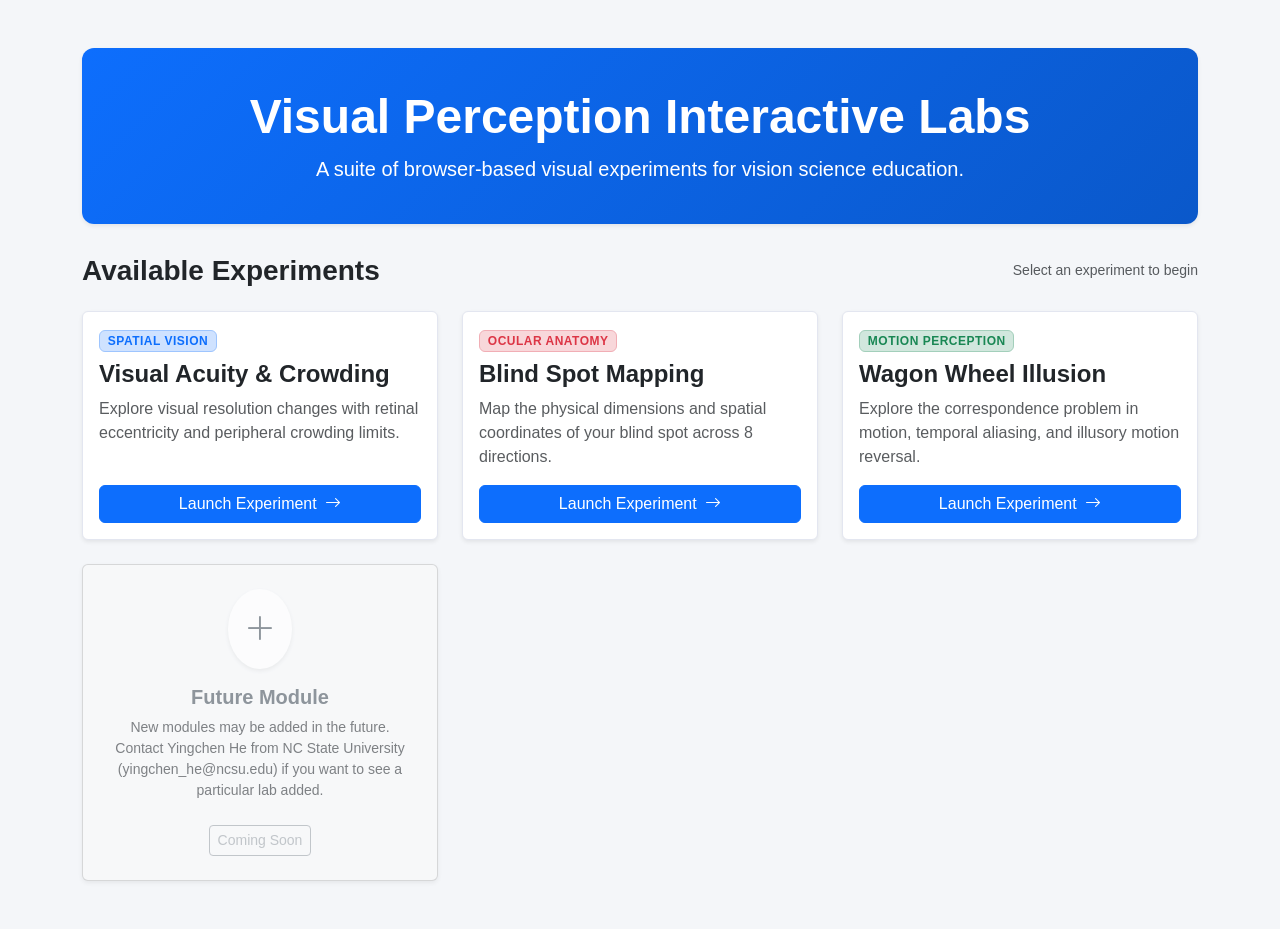
<file: index.html>
<!DOCTYPE html>
<html lang="en">

<head>
  <meta charset="UTF-8">
  <meta name="viewport" content="width=device-width, initial-scale=1.0">
  <title>Visual Perception Online Laboratory</title>
  <!-- Bootstrap 5 CSS & Icons -->
  <link href="https://cdn.jsdelivr.net/npm/bootstrap@5.3.0/dist/css/bootstrap.min.css" rel="stylesheet">
  <link rel="stylesheet" href="https://cdn.jsdelivr.net/npm/bootstrap-icons@1.10.5/font/bootstrap-icons.css">
  <!-- Shared Styles -->
  <link rel="stylesheet" href="assets/css/custom.css">
</head>

<body>

  <div class="container my-5">
    <!-- Hero Section -->
    <div class="hero-banner shadow-sm text-center">
      <h1 class="fw-bold display-5">Visual Perception Interactive Labs</h1>
      <p class="lead mb-0 opacity-90">A suite of browser-based visual experiments for vision science education.</p>
    </div>

    <!-- Section Header -->
    <div class="d-flex justify-content-between align-items-center mb-4">
      <h3 class="fw-semibold text-dark m-0">Available Experiments</h3>
      <span class="text-muted small">Select an experiment to begin</span>
    </div>

    <!-- Experiment Cards Grid -->
    <div class="row g-4">
      <!-- Visual Acuity & Crowding Card -->
      <div class="col-md-6 col-lg-4">
        <div class="card h-100 shadow-sm experiment-card">
          <div class="card-body d-flex flex-column">
            <div class="mb-2">
              <span class="badge bg-primary-subtle text-primary border border-primary-subtle badge-topic">Spatial
                Vision</span>
            </div>
            <h4 class="card-title fw-bold">Visual Acuity & Crowding</h4>
            <p class="card-text text-muted flex-grow-1">
              Explore visual resolution changes with retinal eccentricity and peripheral crowding limits.
            </p>
            <a href="experiments/acuity.html" class="btn btn-primary w-100">
              Launch Experiment <i class="bi bi-arrow-right ms-1"></i>
            </a>
          </div>
        </div>
      </div>

      <!-- Blind Spot Mapping Card -->
      <div class="col-md-6 col-lg-4">
        <div class="card h-100 shadow-sm experiment-card">
          <div class="card-body d-flex flex-column">
            <div class="mb-2">
              <span class="badge bg-danger-subtle text-danger border border-danger-subtle badge-topic">Ocular
                Anatomy</span>
            </div>
            <h4 class="card-title fw-bold">Blind Spot Mapping</h4>
            <p class="card-text text-muted flex-grow-1">
              Map the physical dimensions and spatial coordinates of your blind spot across 8 directions.
            </p>
          
            <a href="experiments/blindspot.html" class="btn btn-primary w-100">
              Launch Experiment <i class="bi bi-arrow-right ms-1"></i>
            </a>
          </div>
        </div>
      </div>

      <!-- Mondrian Experiment Card
      <div class="col-md-6 col-lg-4">
        <div class="card h-100 shadow-sm experiment-card">
          <div class="card-body d-flex flex-column">
            <div class="mb-2">
              <span class="badge bg-danger-subtle text-danger border border-danger-subtle badge-topic">Color
                Perception</span>
            </div>
            <h4 class="card-title fw-bold">Mondrian Experiment</h4>
            <p class="card-text text-muted flex-grow-1">
              Investigate color perception and spatial organization through interactive geometric composition tasks.
            </p>
            <hr class="text-muted opacity-25">
            <div class="d-flex justify-content-between align-items-center mb-3 text-muted small">
              <span><i class="bi bi-clock me-1"></i>~5-10 mins</span>
              <span><i class="bi bi-diagram-3 me-1"></i>Color Matching</span>
            </div>
            <a href="experiments/mondrian.html" class="btn btn-primary w-100">
              Launch Experiment <i class="bi bi-arrow-right ms-1"></i>
            </a>
          </div>
        </div>
      </div> -->

      <!-- Motion Perception (Wagon Wheel) Card -->
      <div class="col-md-6 col-lg-4">
        <div class="card h-100 shadow-sm experiment-card">
          <div class="card-body d-flex flex-column">
            <div class="mb-2">
              <span class="badge bg-success-subtle text-success border border-success-subtle badge-topic">Motion
                Perception</span>
            </div>
            <h4 class="card-title fw-bold">Wagon Wheel Illusion</h4>
            <p class="card-text text-muted flex-grow-1">
              Explore the correspondence problem in motion, temporal aliasing, and illusory motion reversal.
            </p>
            
            <a href="experiments/motion.html" class="btn btn-primary w-100">
              Launch Experiment <i class="bi bi-arrow-right ms-1"></i>
            </a>
          </div>
        </div>
      </div>      

      <!-- Future Module Placeholder -->
      <div class="col-md-6 col-lg-4">
        <div class="card h-100 shadow-sm bg-light opacity-75">
          <div class="card-body d-flex flex-column justify-content-center align-items-center text-center p-4">
            <div class="bg-white rounded-circle p-3 mb-3 shadow-sm text-secondary">
              <i class="bi bi-plus-lg fs-2"></i>
            </div>
            <h5 class="fw-bold text-secondary">Future Module</h5>
            <p class="card-text text-muted small">
              New modules may be added in the future. Contact Yingchen He from NC State University
              (yingchen_he@ncsu.edu) if you want to see a particular lab added.
            </p>
            <button class="btn btn-outline-secondary btn-sm disabled opacity-50 mt-2">Coming Soon</button>
          </div>
        </div>
      </div>
    </div>
  </div>

</body>

</html>
</file>
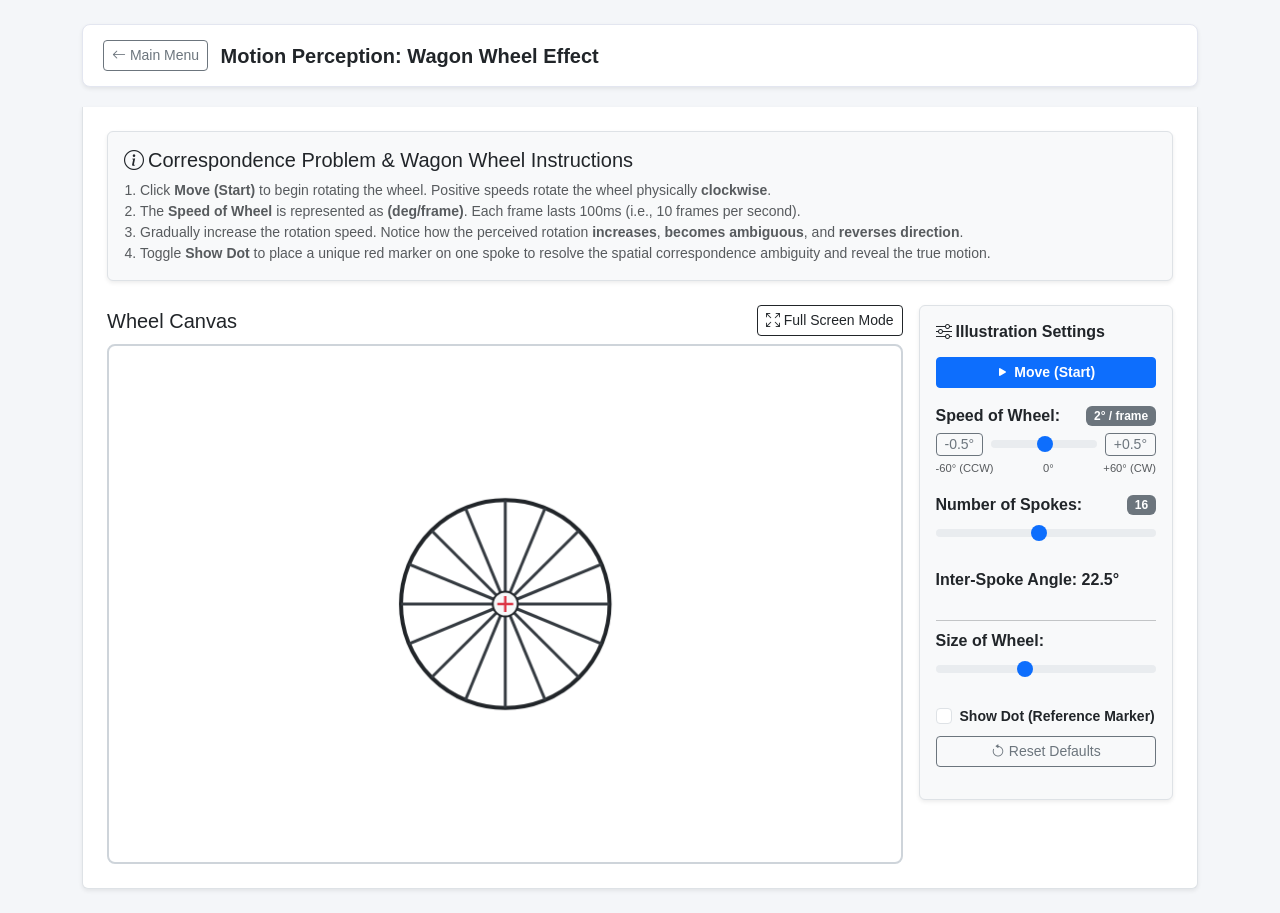
<file: motion.html>
<!DOCTYPE html>
<html lang="en">

<head>
  <meta charset="UTF-8">
  <meta name="viewport" content="width=device-width, initial-scale=1.0">
  <title>Motion Perception - Wagon Wheel Illusion</title>
  <!-- Bootstrap 5 CSS & Icons -->
  <link href="https://cdn.jsdelivr.net/npm/bootstrap@5.3.0/dist/css/bootstrap.min.css" rel="stylesheet">
  <link rel="stylesheet" href="https://cdn.jsdelivr.net/npm/bootstrap-icons@1.10.5/font/bootstrap-icons.css">
  <!-- Shared Styles -->
  <link rel="stylesheet" href="../assets/css/custom.css">
  <style>
    .wheel-canvas-wrapper {
      position: relative;
      width: 100%;
      height: 520px;
      background-color: #ffffff;
      border: 2px solid #ced4da;
      border-radius: 8px;
      overflow: hidden;
      display: flex;
      align-items: center;
      justify-content: center;
    }

    #wagonWheelCanvas {
      display: block;
      width: 100%;
      height: 100%;
    }

    .theory-card {
      border-left: 4px solid #0d6efd;
    }
  </style>
</head>

<body>

  <div class="container my-4">
    <!-- Shared Navigation Banner -->
    <div class="top-banner shadow-sm">
      <div class="row align-items-center">
        <div class="col-lg-6 mb-2 mb-lg-0">
          <a href="../index.html" class="btn btn-outline-secondary btn-sm me-2">
            <i class="bi bi-arrow-left"></i> Main Menu
          </a>
          <span class="fs-5 fw-bold text-dark align-middle">Motion Perception: Wagon Wheel Effect</span>
        </div>
        
      </div>
    </div>

    <!-- Navigation Tabs -->
    <ul hidden class="nav nav-tabs" id="labTabs" role="tablist">
      <li class="nav-item" role="presentation">
        <button class="nav-link active" id="illustration-tab" data-bs-toggle="tab" data-bs-target="#illustrationPane" type="button" role="tab">
          1. Wagon Wheel Illustration
        </button>
      </li>
      <li class="nav-item" role="presentation">
        <button class="nav-link" id="logs-tab" data-bs-toggle="tab" data-bs-target="#logsPane" type="button" role="tab">
          2. Observation Log
        </button>
      </li>
    </ul>

    <div class="tab-content bg-white border border-top-0 p-4 rounded-bottom shadow-sm" id="labTabsContent">
      <!-- TAB 1: WAGON WHEEL ILLUSTRATION -->
      <div class="tab-pane fade show active" id="illustrationPane" role="tabpanel">

        <!-- Full-Width Instructions at Top -->
        <div class="bg-light p-3 rounded mb-4 border shadow-sm">
          <h5 class="mb-2"><i class="bi bi-info-circle me-1"></i>Correspondence Problem & Wagon Wheel Instructions</h5>
          <ol class="small text-muted mb-0 ps-3">
            <li>Click <strong>Move (Start)</strong> to begin rotating the wheel. Positive speeds rotate the wheel physically <strong>clockwise</strong>.</li>
            <li>The <strong>Speed of Wheel</strong> is represented as <strong>(deg/frame)</strong>. Each frame lasts 100ms (i.e., 10 frames per second). </li>
            <li>Gradually increase the rotation speed. Notice how the perceived rotation <strong>increases</strong>, <strong>becomes ambiguous</strong>, and <strong>reverses direction</strong>.</li>
            <li>Toggle <strong>Show Dot</strong> to place a unique red marker on one spoke to resolve the spatial correspondence ambiguity and reveal the true motion.</li>
          </ol>
        </div>

        <!-- Main Row: Canvas on Left, Controls on Right -->
        <div class="row g-3">
          <!-- Canvas Side -->
          <div class="col-md-8 col-lg-9">
            <div class="d-flex justify-content-between align-items-center mb-2">
              <h5 class="m-0">  Wheel Canvas</h5>
              <button id="btnFullscreen" class="btn btn-outline-dark btn-sm">
                <i class="bi bi-arrows-fullscreen me-1"></i>Full Screen Mode
              </button>
            </div>

            <div id="canvasWrapper" class="wheel-canvas-wrapper">
              <canvas id="wagonWheelCanvas"></canvas>
            </div>

            
          </div>

          <!-- Controls Side  -->
          <div class="col-md-4 col-lg-3">
            <div class="card p-3 shadow-sm bg-light border">
              <h5 class="mb-3 fs-6 fw-bold"><i class="bi bi-sliders me-1"></i>Illustration Settings</h5>

              <!-- 1. Move (Start / Stop) -->
              <div class="mb-3">
                <button id="btnMove" class="btn btn-primary btn-sm w-100 fw-semibold">
                  <i class="bi bi-play-fill me-1"></i>Move (Start)
                </button>
              </div>

              <!-- 2. Speed of Wheel -->
              <div class="mb-3">
                <div class="d-flex justify-content-between align-items-center mb-1">
                  <label for="sliderSpeed" class="form-label form-label-sm mb-0 fw-semibold">Speed of Wheel:</label>
                  <span id="lblSpeed" class="badge bg-secondary">2° / frame</span>
                </div>
                <div class="d-flex align-items-center gap-2">
                  <button type="button" id="btnSpeedDec" class="btn btn-outline-secondary btn-sm px-2 py-0 text-nowrap" title="Decrease by 0.5°">-0.5°</button>
                  <input type="range" id="sliderSpeed" class="form-range" min="-60" max="60" step="0.5" value="2">
                  <button type="button" id="btnSpeedInc" class="btn btn-outline-secondary btn-sm px-2 py-0 text-nowrap" title="Increase by 0.5°">+0.5°</button>
                </div>
                <div class="d-flex justify-content-between text-muted mt-1" style="font-size: 0.7rem;">
                  <span>-60° (CCW)</span>
                  <span>0°</span>
                  <span>+60° (CW)</span>
                </div>
              </div>
              
              <!-- 3. Number of Spokes -->
              <div class="mb-3">
                <div class="d-flex justify-content-between align-items-center mb-1">
                  <label for="sliderSpokes" class="form-label form-label-sm mb-0 fw-semibold">Number of Spokes:</label>
                  <span id="lblSpokes" class="badge bg-secondary">16</span>
                </div>
                <input type="range" id="sliderSpokes" class="form-range" min="2" max="32" step="1" value="16">
              </div>

              <div class="mb-3">
                <div class="d-flex justify-content-between align-items-center mb-1">
                  <label class="form-label form-label-sm mb-0 fw-semibold">Inter-Spoke Angle: <strong id="readoutSpokeAngle" class="fs-6 text-dark">45.0°</strong></label>
                </div>
              </div>

              <hr class="my-2">



              <!-- 4. Show Flicker (default: show flicker) -->
              <div hidden class="form-check mb-3">
                <input class="form-check-input" type="checkbox" id="chkShowFlicker" unchecked>
                <label class="form-check-label small fw-semibold" for="chkShowFlicker">Show Flicker (When Moving)</label>
              </div>

              <!-- 5. Size of Wheel -->
              <div class="mb-3">
                <div class="d-flex justify-content-between align-items-center mb-1">
                  <label for="sliderSize" class="form-label form-label-sm mb-0 fw-semibold">Size of Wheel:</label>
                  <span hidden id="lblSize" class="badge bg-secondary">6.0°</span>
                </div>
                <input type="range" id="sliderSize" class="form-range" min="2" max="12" step="0.5" value="6">
              </div>

              <!-- 6. Show Dot (default: hide) -->
              <div class="form-check mb-2">
                <input class="form-check-input" type="checkbox" id="chkShowDot">
                <label class="form-check-label small fw-semibold" for="chkShowDot">Show Dot (Reference Marker)</label>
              </div>

              <!-- 7. Reset -->
              <button id="btnReset" class="btn btn-outline-secondary btn-sm w-100 mb-3">
                <i class="bi bi-arrow-counterclockwise me-1"></i>Reset Defaults
              </button>

              <!-- Optional Student Observation Logging -->
              <div hidden class="card p-2 bg-white border">
                <label for="selectPerceived" class="form-label form-label-sm fw-bold mb-1">Log Perceived Motion:</label>
                <select id="selectPerceived" class="form-select form-select-sm mb-2">
                  <option value="Forward (Clockwise)">Forward (Clockwise)</option>
                  <option value="Reversed (Counter-Clockwise / Wagon Wheel)">Reversed (Counter-Clockwise)</option>
                  <option value="Ambiguous / Oscillating">Ambiguous / Oscillating</option>
                  <option value="Stationary / Frozen">Stationary / Frozen</option>
                </select>
                <button id="btnRecordObs" class="btn btn-success btn-sm w-100">
                  <i class="bi bi-plus-circle me-1"></i>Record Observation
                </button>
              </div>
              
              
            
              
            </div>
          </div>
        </div>

      </div>

      <!-- TAB 2: OBSERVATION LOGS -->
      <div hidden class="tab-pane fade" id="logsPane" role="tabpanel">
        <div class="d-flex justify-content-between align-items-center mb-3">
          <h4 class="m-0">Wagon Wheel Motion Observations</h4>
          <button class="btn btn-sm btn-outline-success" id="btnExportCSV">
            <i class="bi bi-download me-1"></i>Export CSV
          </button>
        </div>
        <div class="table-responsive">
          <table class="table table-striped table-bordered" id="tableMotionLogs">
            <thead>
              <tr>
                <th>Obs ID</th>
                <th>Timestamp</th>
                <th>Spokes</th>
                <th>Inter-Spoke Angle</th>
                <th>Speed (deg/frame)</th>
                <th>Wheel Size (deg)</th>
                <th>Show Dot</th>
                <th>Show Flicker</th>
                <th>Reported Percept</th>
              </tr>
            </thead>
            <tbody></tbody>
          </table>
        </div>
      </div>
    </div>
  </div>

  <!-- Screen Calibration Modal -->
  <div class="modal fade" id="calibrationModal" tabindex="-1" aria-hidden="true">
    <div class="modal-dialog">
      <div class="modal-content">
        <div class="modal-header">
          <h5 class="modal-title">Screen Calibration</h5>
          <button type="button" class="btn-close" data-bs-dismiss="modal" aria-label="Close"></button>
        </div>
        <div class="modal-body">
          <p>Place a standard physical credit card against your screen.</p>
          <p>Adjust slider until the blue box matches the physical width of your card.</p>
          <label class="form-label">Card Width on Screen (pixels):</label>
          <input type="range" id="calibSlider" class="form-range" min="150" max="600" value="300">
          <div id="cardBox" class="calib-card" style="width: 300px;">Align Credit Card Here</div>
          <div class="mt-3">
            <label class="form-label">Viewing Distance (cm):</label>
            <input type="number" id="calibViewDist" class="form-control" value="57" min="20" max="200">
          </div>
        </div>
        <div class="modal-footer">
          <button type="button" class="btn btn-secondary" data-bs-dismiss="modal">Cancel</button>
          <button type="button" class="btn btn-success" id="btnSaveCalib">Save Calibration</button>
        </div>
      </div>
    </div>
  </div>

  <!-- Scripts -->
  <script src="https://cdn.jsdelivr.net/npm/bootstrap@5.3.0/dist/js/bootstrap.bundle.min.js"></script>
  <script src="../assets/js/lab-utils.js"></script>
  <script>
    // Default parameters
    const DEFAULTS = {
      isMoving: false,
      speedDeg: 2,
      showDot: false,
      showFlicker: false,
      sizeDeg: 6,
      numSpokes: 16,
      frameIntervalMs: 100 // 10 Hz stroboscopic sampling rate
    };

    const state = {
      isMoving: DEFAULTS.isMoving,
      speedDeg: DEFAULTS.speedDeg,
      showDot: DEFAULTS.showDot,
      showFlicker: DEFAULTS.showFlicker,
      sizeDeg: DEFAULTS.sizeDeg,
      numSpokes: DEFAULTS.numSpokes,
      currentAngleDeg: 0,
      isBlankPhase: false,
      logs: [],
      logCounter: 0
    };

    let stepTimer = null;
    let flickerTimer = null;

    // DOM Elements
    const calibSlider = document.getElementById('calibSlider');
    const cardBox = document.getElementById('cardBox');
    const calibViewDist = document.getElementById('calibViewDist');
    const calibBadge = document.getElementById('calibBadge');
    const calibModalEl = document.getElementById('calibrationModal');

    const canvasWrapper = document.getElementById('canvasWrapper');
    const canvas = document.getElementById('wagonWheelCanvas');
    const ctx = canvas.getContext('2d');

    const btnMove = document.getElementById('btnMove');
    const sliderSpeed = document.getElementById('sliderSpeed');
    const lblSpeed = document.getElementById('lblSpeed');
    const chkShowDot = document.getElementById('chkShowDot');
    const chkShowFlicker = document.getElementById('chkShowFlicker');
    const sliderSize = document.getElementById('sliderSize');
    const lblSize = document.getElementById('lblSize');
    const sliderSpokes = document.getElementById('sliderSpokes');
    const lblSpokes = document.getElementById('lblSpokes');

    const readoutSpokeAngle = document.getElementById('readoutSpokeAngle');
    
    // Load Shared Calibration
    LabUtils.loadCalibration(calibSlider, cardBox, calibViewDist, calibBadge);
    calibSlider.addEventListener('input', () => { cardBox.style.width = calibSlider.value + 'px'; });
    document.getElementById('btnSaveCalib').addEventListener('click', () => {
      LabUtils.saveCalibration(calibSlider, calibViewDist, calibBadge, calibModalEl);
      drawWheel();
    });

    // Resize canvas crisply for High-DPI screens
    function resizeCanvas() {
      const rect = canvasWrapper.getBoundingClientRect();
      const dpr = window.devicePixelRatio || 1;
      canvas.width = rect.width * dpr;
      canvas.height = rect.height * dpr;
      ctx.setTransform(dpr, 0, 0, dpr, 0, 0);
      drawWheel();
    }
    window.addEventListener('resize', resizeCanvas);
    document.addEventListener('fullscreenchange', resizeCanvas);

    // Full Screen toggle
    document.getElementById('btnFullscreen').addEventListener('click', () => {
      if (!document.fullscreenElement) {
        canvasWrapper.requestFullscreen().catch(() => {});
      } else {
        document.exitFullscreen();
      }
    });

    // Compute nearest-neighbor correspondence step
    function updateTelemetry() {
      const spokeSpacing = 360 / state.numSpokes;
      const delta = state.speedDeg;

      readoutSpokeAngle.textContent = `${spokeSpacing.toFixed(1)}°`;
      
    }

    // Draw Wagon Wheel Stimulus
    function drawWheel() {
      const rect = canvasWrapper.getBoundingClientRect();
      const width = rect.width;
      const height = rect.height;
      const cx = width / 2;
      const cy = height / 2;

      ctx.clearRect(0, 0, width, height);

      // Draw wheel only if not in blank flicker phase
      if (!state.isBlankPhase) {
        const diameterPx = Math.max(40, Math.abs(LabUtils.degToPx(state.sizeDeg)));
        const radius = diameterPx / 2;
        const baseRad = (state.currentAngleDeg * Math.PI) / 180;

        // Outer rim
        ctx.beginPath();
        ctx.arc(cx, cy, radius, 0, 2 * Math.PI);
        ctx.lineWidth = 4;
        ctx.strokeStyle = '#212529';
        ctx.stroke();

        // Radial spokes
        ctx.lineWidth = 3;
        ctx.strokeStyle = '#343a40';
        for (let i = 0; i < state.numSpokes; i++) {
          const angle = baseRad + (i * 2 * Math.PI) / state.numSpokes;
          ctx.beginPath();
          ctx.moveTo(cx, cy);
          ctx.lineTo(cx + radius * Math.cos(angle), cy + radius * Math.sin(angle));
          ctx.stroke();
        }

        // Central hub
        ctx.beginPath();
        ctx.arc(cx, cy, Math.max(12, radius * 0.12), 0, 2 * Math.PI);
        ctx.fillStyle = '#f8f9fa';
        ctx.fill();
        ctx.lineWidth = 2;
        ctx.strokeStyle = '#212529';
        ctx.stroke();

        // Optional Reference Red Dot on Spoke 0 outer rim
        if (state.showDot) {
          const dotX = cx + radius * Math.cos(baseRad);
          const dotY = cy + radius * Math.sin(baseRad);
          ctx.beginPath();
          ctx.arc(dotX, dotY, Math.max(6, radius * 0.075), 0, 2 * Math.PI);
          ctx.fillStyle = '#dc3545';
          ctx.fill();
          ctx.lineWidth = 1.5;
          ctx.strokeStyle = '#ffffff';
          ctx.stroke();
        }
      }

      // Always draw central red fixation cross (+)
      ctx.strokeStyle = '#dc3545';
      ctx.lineWidth = 2.5;
      const crossHalf = 8;
      ctx.beginPath();
      ctx.moveTo(cx - crossHalf, cy);
      ctx.lineTo(cx + crossHalf, cy);
      ctx.moveTo(cx, cy - crossHalf);
      ctx.lineTo(cx, cy + crossHalf);
      ctx.stroke();
    }

    // Animation Step Loop
    function stopAnimation() {
      clearInterval(stepTimer);
      clearTimeout(flickerTimer);
      stepTimer = null;
      flickerTimer = null;
      state.isBlankPhase = false;
      drawWheel();
    }

    function startAnimation() {
      stopAnimation();
      const runStep = () => {
        state.currentAngleDeg = (state.currentAngleDeg + state.speedDeg) % 360;
        state.isBlankPhase = false;
        drawWheel();

        // Flicker only occurs while moving
        if (state.isMoving && state.showFlicker) {
          flickerTimer = setTimeout(() => {
            if (state.isMoving && state.showFlicker) {
              state.isBlankPhase = true;
              drawWheel();
            }
          }, DEFAULTS.frameIntervalMs * 0.5);
        }
      };

      runStep();
      stepTimer = setInterval(runStep, DEFAULTS.frameIntervalMs);
    }

    // Event Listeners
    btnMove.addEventListener('click', () => {
      state.isMoving = !state.isMoving;
      if (state.isMoving) {
        btnMove.className = 'btn btn-danger btn-sm w-100 fw-semibold';
        btnMove.innerHTML = '<i class="bi bi-stop-fill me-1"></i>Move (Stop)';
        startAnimation();
      } else {
        btnMove.className = 'btn btn-primary btn-sm w-100 fw-semibold';
        btnMove.innerHTML = '<i class="bi bi-play-fill me-1"></i>Move (Start)';
        stopAnimation();
      }
    });

    function updateSpeed(newSpeed) {
      const clamped = Math.max(-60, Math.min(60, Math.round(newSpeed * 10) / 10));
      state.speedDeg = clamped;
      sliderSpeed.value = clamped;
      lblSpeed.textContent = `${clamped}° / frame`;
      updateTelemetry();
    }

    sliderSpeed.addEventListener('input', () => {
      updateSpeed(parseFloat(sliderSpeed.value));
    });

    document.getElementById('btnSpeedDec').addEventListener('click', () => {
      updateSpeed(state.speedDeg - 0.5);
    });

    document.getElementById('btnSpeedInc').addEventListener('click', () => {
      updateSpeed(state.speedDeg + 0.5);
    });

    chkShowDot.addEventListener('change', () => {
      state.showDot = chkShowDot.checked;
      drawWheel();
    });

    chkShowFlicker.addEventListener('change', () => {
      state.showFlicker = chkShowFlicker.checked;
      if (!state.showFlicker) {
        state.isBlankPhase = false;
        drawWheel();
      }
    });

    sliderSize.addEventListener('input', () => {
      state.sizeDeg = parseFloat(sliderSize.value);
      lblSize.textContent = `${state.sizeDeg.toFixed(1)}°`;
      drawWheel();
    });

    sliderSpokes.addEventListener('input', () => {
      state.numSpokes = parseInt(sliderSpokes.value, 10);
      lblSpokes.textContent = state.numSpokes;
      updateTelemetry();
      drawWheel();
    });

    document.getElementById('btnReset').addEventListener('click', () => {
      state.isMoving = DEFAULTS.isMoving;
      state.speedDeg = DEFAULTS.speedDeg;
      state.showDot = DEFAULTS.showDot;
      state.showFlicker = DEFAULTS.showFlicker;
      state.sizeDeg = DEFAULTS.sizeDeg;
      state.numSpokes = DEFAULTS.numSpokes;
      state.currentAngleDeg = 0;

      btnMove.className = 'btn btn-primary btn-sm w-100 fw-semibold';
      btnMove.innerHTML = '<i class="bi bi-play-fill me-1"></i>Move (Start)';
      sliderSpeed.value = DEFAULTS.speedDeg;
      lblSpeed.textContent = `${DEFAULTS.speedDeg}° / frame`;
      chkShowDot.checked = DEFAULTS.showDot;
      chkShowFlicker.checked = DEFAULTS.showFlicker;
      sliderSize.value = DEFAULTS.sizeDeg;
      lblSize.textContent = `${DEFAULTS.sizeDeg.toFixed(1)}°`;
      sliderSpokes.value = DEFAULTS.numSpokes;
      lblSpokes.textContent = DEFAULTS.numSpokes;

      stopAnimation();
      updateTelemetry();
      drawWheel();
    });

    // Observation Logging & CSV Export
    document.getElementById('btnRecordObs').addEventListener('click', () => {
      state.logCounter++;
      const spokeSpacing = (360 / state.numSpokes).toFixed(1);
      state.logs.push({
        id: state.logCounter,
        time: new Date().toLocaleTimeString(),
        spokes: state.numSpokes,
        spokeSpacing,
        speed: state.speedDeg,
        size: state.sizeDeg.toFixed(1),
        dot: state.showDot ? 'Shown' : 'Hidden',
        flicker: state.showFlicker ? 'On' : 'Off',
        percept: document.getElementById('selectPerceived').value
      });
      updateLogTable();
    });

    function updateLogTable() {
      const tbody = document.querySelector('#tableMotionLogs tbody');
      tbody.innerHTML = state.logs.map(l => `
        <tr>
          <td>${l.id}</td>
          <td>${l.time}</td>
          <td>${l.spokes}</td>
          <td>${l.spokeSpacing}°</td>
          <td>${l.speed}°</td>
          <td>${l.size}°</td>
          <td>${l.dot}</td>
          <td>${l.flicker}</td>
          <td><strong>${l.percept}</strong></td>
        </tr>
      `).join('');
    }

    document.getElementById('btnExportCSV').addEventListener('click', () => {
      if (state.logs.length === 0) return alert('No observations logged yet.');
      let csv = 'Obs_ID,Timestamp,Spokes,Inter_Spoke_Angle_deg,Speed_deg_per_frame,Wheel_Size_deg,Show_Dot,Show_Flicker,Reported_Percept\n';
      state.logs.forEach(l => {
        csv += `${l.id},"${l.time}",${l.spokes},${l.spokeSpacing},${l.speed},${l.size},"${l.dot}","${l.flicker}","${l.percept}"\n`;
      });
      LabUtils.downloadCSV(`wagon_wheel_observations_${Date.now()}.csv`, csv);
    });

    // Initial Render
    updateTelemetry();
    resizeCanvas();
  </script>
</body>

</html>
</file>
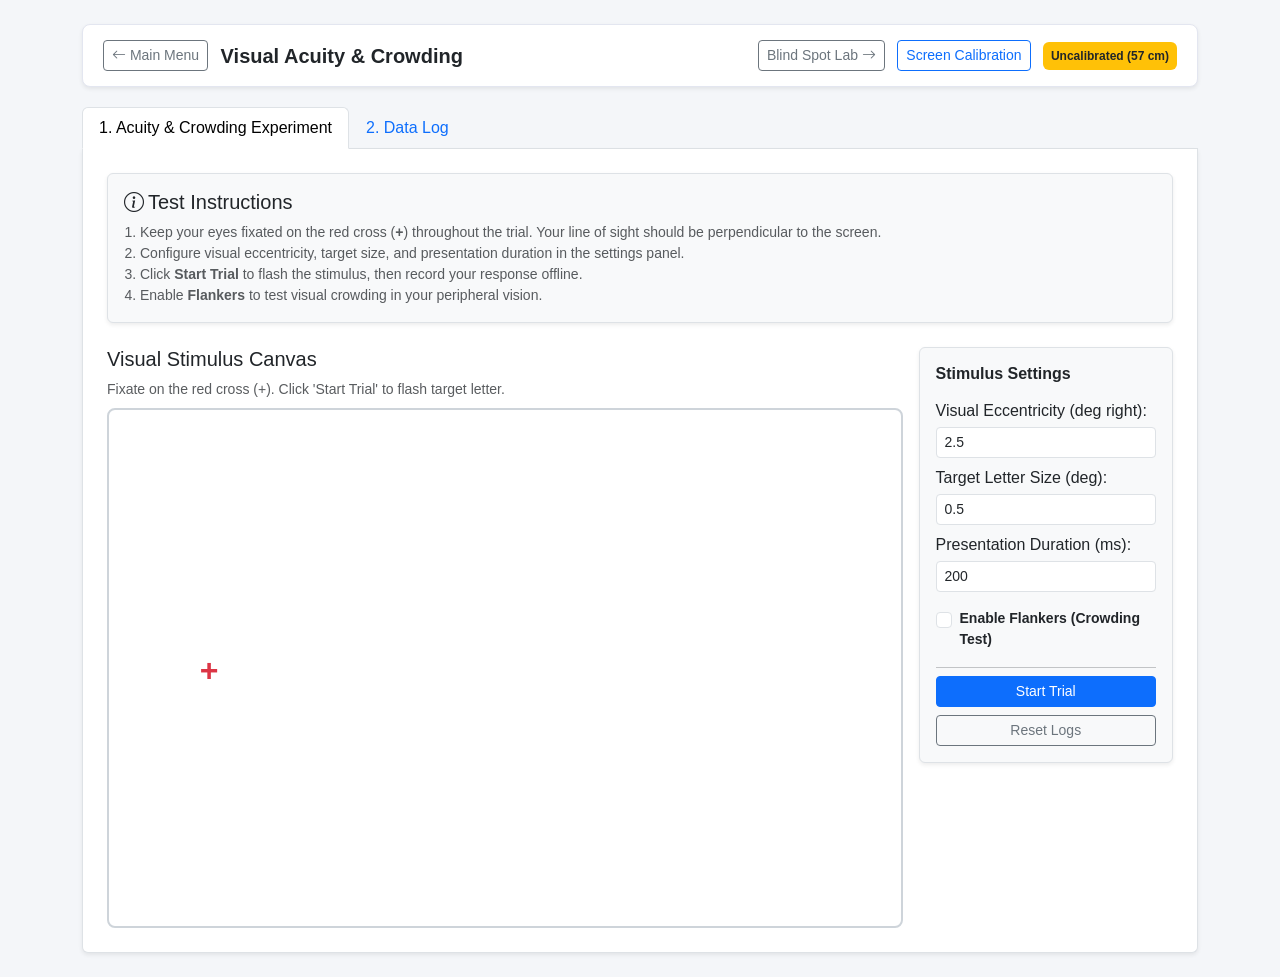
<file: experiments/acuity.html>
<!DOCTYPE html>
<html lang="en">
<head>
  <meta charset="UTF-8">
  <meta name="viewport" content="width=device-width, initial-scale=1.0">
  <title>Visual Acuity & Crowding Experiment</title>
  <!-- Bootstrap 5 CSS & Icons -->
  <link href="https://cdn.jsdelivr.net/npm/bootstrap@5.3.0/dist/css/bootstrap.min.css" rel="stylesheet">
  <link rel="stylesheet" href="https://cdn.jsdelivr.net/npm/bootstrap-icons@1.10.5/font/bootstrap-icons.css">
  <!-- Shared Styles -->
  <link rel="stylesheet" href="../assets/css/custom.css">
</head>
<body>

<div class="container my-4">
  <!-- Shared Navigation Banner -->
  <div class="top-banner shadow-sm">
    <div class="row align-items-center">
      <div class="col-lg-6 mb-2 mb-lg-0">
        <a href="../index.html" class="btn btn-outline-secondary btn-sm me-2">
          <i class="bi bi-arrow-left"></i> Main Menu
        </a>
        <span class="fs-5 fw-bold text-dark align-middle">Visual Acuity & Crowding</span>
      </div>
      <div class="col-lg-6 text-lg-end">
        <a href="blindspot.html" class="btn btn-outline-secondary btn-sm me-2">
          Blind Spot Lab <i class="bi bi-arrow-right"></i>
        </a>
        <button class="btn btn-outline-primary btn-sm" data-bs-toggle="modal" data-bs-target="#calibrationModal">
          <i class="bi bi-ruler"></i> Screen Calibration
        </button>
        <span id="calibBadge" class="badge bg-warning text-dark p-2 ms-2">Uncalibrated (57 cm)</span>
      </div>
    </div>
  </div>

  <!-- Navigation Tabs -->
  <ul class="nav nav-tabs" id="labTabs" role="tablist">
    <li class="nav-item" role="presentation">
      <button class="nav-link active" id="acuity-tab" data-bs-toggle="tab" data-bs-target="#acuityPane" type="button" role="tab">1. Acuity & Crowding Experiment</button>
    </li>
    <li class="nav-item" role="presentation">
      <button class="nav-link" id="logs-tab" data-bs-toggle="tab" data-bs-target="#logsPane" type="button" role="tab">2. Data Log</button>
    </li>
  </ul>

  <div class="tab-content bg-white border border-top-0 p-4 rounded-bottom shadow-sm" id="labTabsContent">
    <!-- TAB 1: ACUITY & CROWDING EXPERIMENT -->
    <div class="tab-pane fade show active" id="acuityPane" role="tabpanel">
      
      <!-- 1. Full-Width Instructions at Top -->
      <div class="bg-light p-3 rounded mb-4 border shadow-sm">
        <h5 class="mb-2"><i class="bi bi-info-circle me-1"></i>Test Instructions</h5>
        <ol class="small text-muted mb-0 ps-3">
          <li>Keep your eyes fixated on the red cross (<strong>+</strong>) throughout the trial. Your line of sight should be perpendicular to the screen.</li>
          <li>Configure visual eccentricity, target size, and presentation duration in the settings panel.</li>
          <li>Click <strong>Start Trial</strong> to flash the stimulus, then record your response offline.</li>
          <li>Enable <strong>Flankers</strong> to test visual crowding in your peripheral vision.</li>
        </ol>
      </div>

      <!-- 2. Main Row: Canvas on Left, Compact Settings on Right -->
      <div class="row g-3">
        <!-- Canvas Side (Expanded Width) -->
        <div class="col-md-8 col-lg-9">
          <h5>Visual Stimulus Canvas</h5>
          <p class="text-muted small mb-2">Fixate on the red cross (+). Click 'Start Trial' to flash target letter.</p>
          <div id="stimulusCanvas" class="stimulus-canvas">
            <div class="fixation-cross" style="left:100px; top:260px;">+</div>
          </div>
        </div>

        <!-- Settings Side (Compact Width) -->
        <div class="col-md-4 col-lg-3">
          <div class="card p-3 shadow-sm bg-light border">
            <h5 class="mb-3 fs-6 fw-bold">Stimulus Settings</h5>
            
            <div class="mb-2">
              <label class="form-label form-label-sm mb-1">Visual Eccentricity (deg right):</label>
              <input type="number" id="t1_eccentricity" class="form-control form-control-sm" value="2.5" min="0" max="20" step="0.5">
            </div>
            
            <div class="mb-2">
              <label class="form-label form-label-sm mb-1">Target Letter Size (deg):</label>
              <input type="number" id="t1_letterSize" class="form-control form-control-sm" value="0.5" min="0.1" max="5" step="0.1">
            </div>
            
            <div class="mb-2">
              <label class="form-label form-label-sm mb-1">Presentation Duration (ms):</label>
              <input type="number" id="t1_duration" class="form-control form-control-sm" value="200" min="20" max="2000" step="10">
            </div>
            
            <div class="form-check my-2">
              <input class="form-check-input" type="checkbox" id="t1_enableCrowding">
              <label class="form-check-label small fw-semibold" for="t1_enableCrowding">Enable Flankers (Crowding Test)</label>
            </div>
            
            <div class="mb-3 d-none" id="t1_flankerGroup">
              <label class="form-label form-label-sm mb-1">Flanker Distance (deg, center-to-center):</label>
              <input type="number" id="t1_flankerDist" class="form-control form-control-sm" value="1" min="0.2" max="10" step="0.1">
            </div>
            
            <hr class="my-2">
            
            <button id="t1_btnStart" class="btn btn-primary btn-sm w-100 mb-2">Start Trial</button>
            <button id="t1_btnReset" class="btn btn-outline-secondary btn-sm w-100">Reset Logs</button>
          </div>
        </div>
      </div>

    </div>

    <!-- TAB 2: DATA LOGS -->
    <div class="tab-pane fade" id="logsPane" role="tabpanel">
      <div class="d-flex justify-content-between align-items-center mb-3">
        <h4 class="m-0">Acuity & Crowding Trial History</h4>
        <button class="btn btn-sm btn-outline-success" onclick="exportCSV()"><i class="bi bi-download me-1"></i>Export CSV</button>
      </div>
      <div class="table-responsive">
        <table class="table table-striped table-bordered" id="tableAcuity">
          <thead>
            <tr>
              <th>Trial ID</th>
              <th>Timestamp</th>
              <th>Eccentricity (deg)</th>
              <th>Letter Size (deg)</th>
              <th>Duration (ms)</th>
              <th>Crowding</th>
              <th>Flanker Dist (deg)</th>
              <th>Target</th>
              <th>Top Flanker</th>
              <th>Bottom Flanker</th>
            </tr>
          </thead>
          <tbody></tbody>
        </table>
      </div>
    </div>
  </div>
</div>

<!-- Screen Calibration Modal -->
<div class="modal fade" id="calibrationModal" tabindex="-1" aria-hidden="true">
  <div class="modal-dialog">
    <div class="modal-content">
      <div class="modal-header">
        <h5 class="modal-title">Screen Calibration</h5>
        <button type="button" class="btn-close" data-bs-dismiss="modal" aria-label="Close"></button>
      </div>
      <div class="modal-body">
        <p>Place a standard physical credit card against your screen.</p>
        <p>Adjust slider until the blue box matches the physical width of your card.</p>
        <label class="form-label">Card Width on Screen (pixels):</label>
        <input type="range" id="calibSlider" class="form-range" min="150" max="600" value="300">
        <div id="cardBox" class="calib-card" style="width: 300px;">Align Credit Card Here</div>
        <div class="mt-3">
          <label class="form-label">Viewing Distance (cm):</label>
          <input type="number" id="calibViewDist" class="form-control" value="57" min="20" max="200">
        </div>
      </div>
      <div class="modal-footer">
        <button type="button" class="btn btn-secondary" data-bs-dismiss="modal">Cancel</button>
        <button type="button" class="btn btn-success" id="btnSaveCalib">Save Calibration</button>
      </div>
    </div>
  </div>
</div>

<!-- Scripts -->
<script src="https://cdn.jsdelivr.net/npm/bootstrap@5.3.0/dist/js/bootstrap.bundle.min.js"></script>
<script src="../assets/js/lab-utils.js"></script>
<script>
  const SLOAN_LETTERS = ["C", "D", "E", "F", "H", "K", "N", "O", "P", "V", "Z"];
  const state = { acuityLogs: [], acuityCounter: 0 };

  // DOM Elements
  const calibSlider = document.getElementById('calibSlider');
  const cardBox = document.getElementById('cardBox');
  const calibViewDist = document.getElementById('calibViewDist');
  const calibBadge = document.getElementById('calibBadge');
  const calibModalEl = document.getElementById('calibrationModal');
  const t1EnableCrowding = document.getElementById('t1_enableCrowding');
  const t1FlankerGroup = document.getElementById('t1_flankerGroup');
  const canvas = document.getElementById('stimulusCanvas');

  // Load Shared Calibration
  LabUtils.loadCalibration(calibSlider, cardBox, calibViewDist, calibBadge);

  // Calibration Event Handlers
  calibSlider.addEventListener('input', () => { cardBox.style.width = calibSlider.value + 'px'; });
  document.getElementById('btnSaveCalib').addEventListener('click', () => {
    LabUtils.saveCalibration(calibSlider, calibViewDist, calibBadge, calibModalEl);
  });

  // UI Event Handlers
  t1EnableCrowding.addEventListener('change', () => {
    t1FlankerGroup.classList.toggle('d-none', !t1EnableCrowding.checked);
  });

  document.getElementById('t1_btnStart').addEventListener('click', () => {
    const ecc = parseFloat(document.getElementById('t1_eccentricity').value);
    const letterSize_record = parseFloat(document.getElementById('t1_letterSize').value);
    const letterSize = letterSize_record/0.6;
    const duration = parseInt(document.getElementById('t1_duration').value);
    const crowding = t1EnableCrowding.checked;
    const flankerDist = parseFloat(document.getElementById('t1_flankerDist').value);

    const sampled = [...SLOAN_LETTERS].sort(() => 0.5 - Math.random()).slice(0, 3);
    const target = sampled[0];
    const topFlanker = sampled[1];
    const bottomFlanker = sampled[2];

    state.acuityCounter++;
    state.acuityLogs.push({
      id: state.acuityCounter,
      time: new Date().toLocaleTimeString(),
      ecc, letterSize, letterSize_record, duration, crowding,
      flankerDist: crowding ? flankerDist : 'N/A',
      target,
      topFlanker: crowding ? topFlanker : 'N/A',
      bottomFlanker: crowding ? bottomFlanker : 'N/A'
    });
    updateAcuityTable();

    const fixX = 100;
    const centerY = 260;
    const eccPx = LabUtils.degToPx(ecc);
    const sizePx = LabUtils.degToPx(letterSize);
    const flankerDistPx = LabUtils.degToPx(flankerDist);
    const targetX = fixX + eccPx;

    let html = `<div class="fixation-cross" style="left:${fixX}px; top:${centerY}px;">+</div>`;
    html += `<div class="letter-stimulus" style="left:${targetX}px; top:${centerY}px; font-size:${sizePx}px; width:${sizePx}px; height:${sizePx}px;">${target}</div>`;

    if (crowding) {
      html += `<div class="letter-stimulus" style="left:${targetX}px; top:${centerY - flankerDistPx}px; font-size:${sizePx}px; width:${sizePx}px; height:${sizePx}px;">${topFlanker}</div>`;
      html += `<div class="letter-stimulus" style="left:${targetX}px; top:${centerY + flankerDistPx}px; font-size:${sizePx}px; width:${sizePx}px; height:${sizePx}px;">${bottomFlanker}</div>`;
    }

    canvas.innerHTML = html;
    setTimeout(() => {
      canvas.innerHTML = `<div class="fixation-cross" style="left:${fixX}px; top:${centerY}px;">+</div>`;
    }, duration);
  });

  document.getElementById('t1_btnReset').addEventListener('click', () => {
    state.acuityLogs = [];
    state.acuityCounter = 0;
    updateAcuityTable();
  });

  function updateAcuityTable() {
    const tbody = document.querySelector('#tableAcuity tbody');
    tbody.innerHTML = state.acuityLogs.map(l => `
      <tr>
        <td>${l.id}</td>
        <td>${l.time}</td>
        <td>${l.ecc}</td>
        <td>${l.letterSize_record}</td>
        <td>${l.duration}</td>
        <td>${l.crowding ? 'Yes' : 'No'}</td>
        <td>${l.flankerDist}</td>
        <td><strong>${l.target}</strong></td>
        <td>${l.topFlanker}</td>
        <td>${l.bottomFlanker}</td>
      </tr>
    `).join('');
  }

  function exportCSV() {
    if (state.acuityLogs.length === 0) return alert('No logs available to export.');
    let csv = 'Trial_ID,Timestamp,Eccentricity_deg,Letter_Size_deg,Duration_ms,Crowding,Flanker_Dist_deg,Target,Top_Flanker,Bottom_Flanker\n';
    state.acuityLogs.forEach(l => {
      csv += `${l.id},${l.time},${l.ecc},${l.letterSize_record},${l.duration},${l.crowding},${l.flankerDist},${l.target},${l.topFlanker},${l.bottomFlanker}\n`;
    });
    LabUtils.downloadCSV(`acuity_crowding_data_${Date.now()}.csv`, csv);
  }
</script>
</body>
</html>
</file>
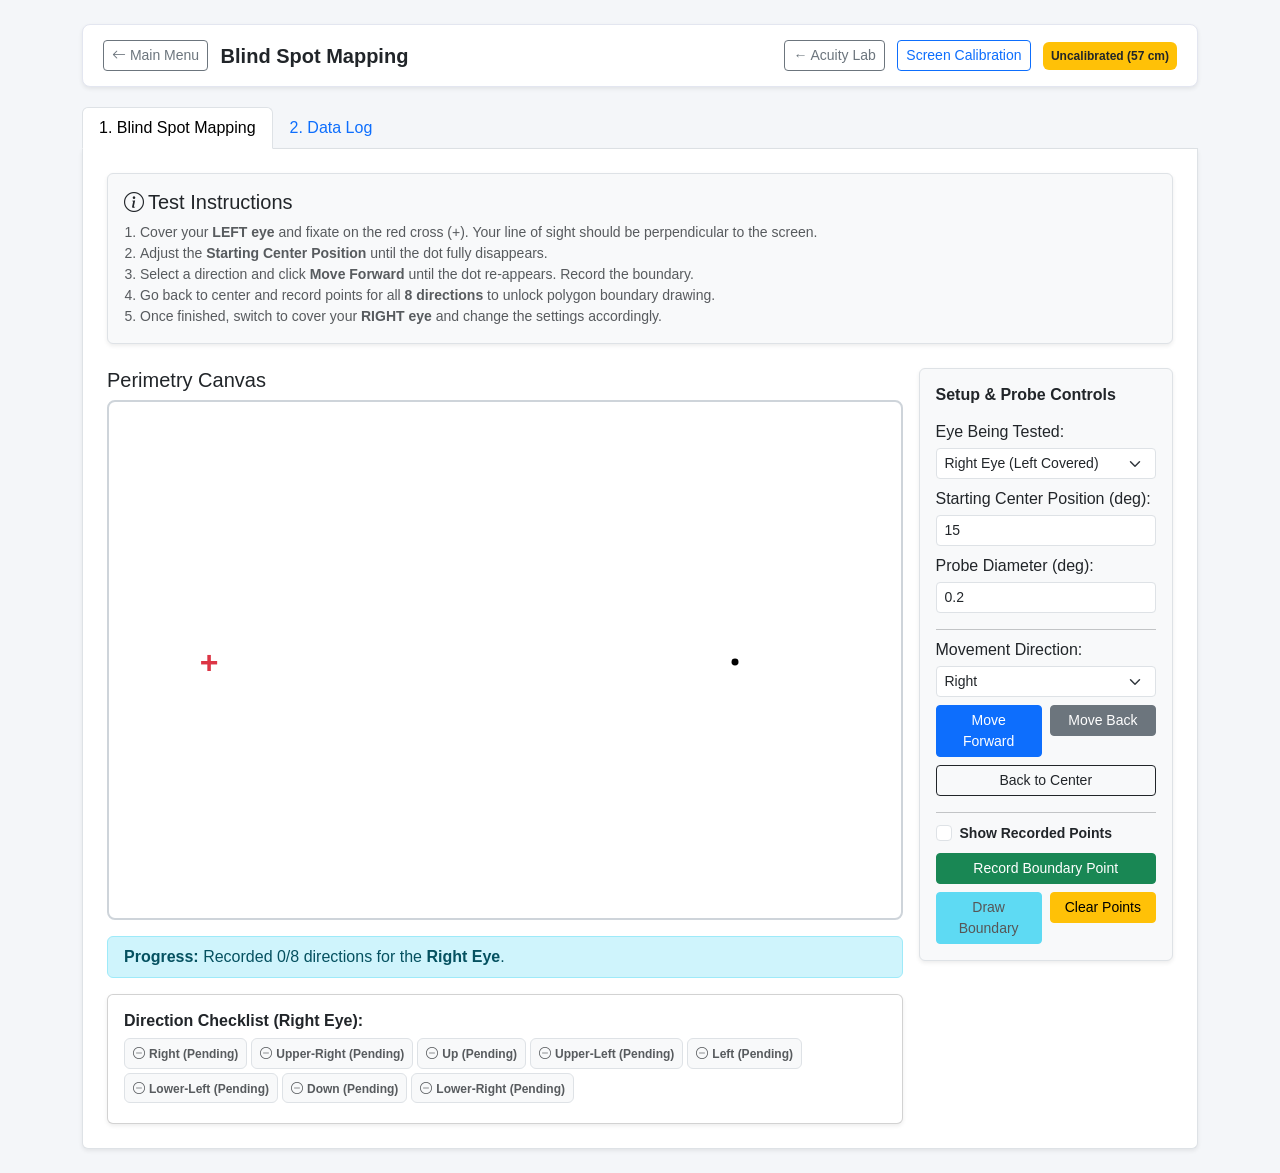
<file: experiments/blindspot.html>
<!DOCTYPE html>
<html lang="en">

<head>
  <meta charset="UTF-8">
  <meta name="viewport" content="width=device-width, initial-scale=1.0">
  <title>Blind Spot Mapping Experiment</title>
  <!-- Bootstrap 5 CSS & Icons -->
  <link href="https://cdn.jsdelivr.net/npm/bootstrap@5.3.0/dist/css/bootstrap.min.css" rel="stylesheet">
  <link rel="stylesheet" href="https://cdn.jsdelivr.net/npm/bootstrap-icons@1.10.5/font/bootstrap-icons.css">
  <!-- Shared Styles -->
  <link rel="stylesheet" href="../assets/css/custom.css">
</head>

<body>

  <div class="container my-4">
    <!-- Shared Navigation Banner -->
    <div class="top-banner shadow-sm">
      <div class="row align-items-center">
        <div class="col-lg-6 mb-2 mb-lg-0">
          <a href="../index.html" class="btn btn-outline-secondary btn-sm me-2">
            <i class="bi bi-arrow-left"></i> Main Menu
          </a>
          <span class="fs-5 fw-bold text-dark align-middle">Blind Spot Mapping</span>
        </div>
        <div class="col-lg-6 text-lg-end">
          <a href="acuity.html" class="btn btn-outline-secondary btn-sm me-2">
            ← Acuity Lab
          </a>
          <button class="btn btn-outline-primary btn-sm" data-bs-toggle="modal" data-bs-target="#calibrationModal">
            <i class="bi bi-ruler"></i> Screen Calibration
          </button>
          <span id="calibBadge" class="badge bg-warning text-dark p-2 ms-2">Uncalibrated (57 cm)</span>
        </div>
      </div>
    </div>

    <!-- Navigation Tabs -->
    <ul class="nav nav-tabs" id="labTabs" role="tablist">
      <li class="nav-item" role="presentation">
        <button class="nav-link active" id="blindspot-tab" data-bs-toggle="tab" data-bs-target="#blindspotPane"
          type="button" role="tab">1. Blind Spot Mapping</button>
      </li>
      <li class="nav-item" role="presentation">
        <button class="nav-link" id="logs-tab" data-bs-toggle="tab" data-bs-target="#logsPane" type="button"
          role="tab">2. Data Log</button>
      </li>
    </ul>

    <div class="tab-content bg-white border border-top-0 p-4 rounded-bottom shadow-sm" id="labTabsContent">
      <!-- TAB 1: BLIND SPOT MAPPER -->
      <div class="tab-pane fade show active" id="blindspotPane" role="tabpanel">
        
        <!-- 1. Full-Width Instructions at Top -->
        <div class="bg-light p-3 rounded mb-4 border shadow-sm">
          <h5 class="mb-2"><i class="bi bi-info-circle me-1"></i>Test Instructions</h5>
          <ol class="small text-muted mb-0 ps-3">
            <li>Cover your <strong>LEFT eye</strong> and fixate on the red cross (+). Your line of sight should be perpendicular to the screen.</li>
            <li>Adjust the <strong>Starting Center Position</strong> until the dot fully disappears.</li>
            <li>Select a direction and click <strong>Move Forward</strong> until the dot re-appears. Record the boundary.</li>
            <li>Go back to center and record points for all <strong>8 directions</strong> to unlock polygon boundary drawing.</li>
            <li>Once finished, switch to cover your <strong>RIGHT eye</strong> and change the settings accordingly.</li>
          </ol>
        </div>

        <!-- 2. Main Row: Canvas on Left, Compact Settings on Right -->
        <div class="row g-3">
          <!-- Canvas Side (Expanded Width) -->
          <div class="col-md-8 col-lg-9">
            <h5>Perimetry Canvas</h5>
            <div id="stimulusCanvas" class="stimulus-canvas"></div>
            <div id="bsStatsBox" class="mt-3"></div>
          </div>

          <!-- Settings & Controls Side (Compact Width) -->
          <div class="col-md-4 col-lg-3">
            <div class="card p-3 shadow-sm bg-light border">
              <h5 class="mb-3 fs-6 fw-bold">Setup & Probe Controls</h5>
              
              <div class="mb-2">
                <label class="form-label form-label-sm mb-1">Eye Being Tested:</label>
                <select id="t2_eye" class="form-select form-select-sm">
                  <option value="Right">Right Eye (Left Covered)</option>
                  <option value="Left">Left Eye (Right Covered)</option>
                </select>
              </div>
              
              <div class="mb-2">
                <label class="form-label form-label-sm mb-1">Starting Center Position (deg):</label>
                <input type="number" id="t2_startX" class="form-control form-control-sm" value="15" min="5" max="25" step="0.5">
              </div>
              
              <div class="mb-2">
                <label class="form-label form-label-sm mb-1">Probe Diameter (deg):</label>
                <input type="number" id="t2_probeSize" class="form-control form-control-sm" value="0.2" min="0.1" max="2" step="0.1">
              </div>
              
              <hr class="my-2">
              
              <div class="mb-2">
                <label class="form-label form-label-sm mb-1">Movement Direction:</label>
                <select id="t2_direction" class="form-select form-select-sm">
                  <option value="Right">Right</option>
                  <option value="Upper-Right">Upper-Right</option>
                  <option value="Up">Up</option>
                  <option value="Upper-Left">Upper-Left</option>
                  <option value="Left">Left</option>
                  <option value="Lower-Left">Lower-Left</option>
                  <option value="Down">Down</option>
                  <option value="Lower-Right">Lower-Right</option>
                </select>
              </div>
              
              <div class="row g-2 mb-2">
                <div class="col-6"><button id="t2_btnFwd" class="btn btn-primary btn-sm w-100">Move Forward</button></div>
                <div class="col-6"><button id="t2_btnBack" class="btn btn-secondary btn-sm w-100">Move Back</button></div>
              </div>
              <button id="t2_btnCenter" class="btn btn-outline-dark btn-sm w-100 mb-2">Back to Center</button>
              
              <hr class="my-2">
              
              <div class="form-check mb-2">
                <input class="form-check-input" type="checkbox" id="t2_showPoints">
                <label class="form-check-label small fw-semibold" for="t2_showPoints">Show Recorded Points</label>
              </div>
              
              <button id="t2_btnRecord" class="btn btn-success btn-sm w-100 mb-2">Record Boundary Point</button>
              
              <div class="row g-2">
                <div class="col-6"><button id="t2_btnDraw" class="btn btn-info btn-sm w-100" disabled>Draw Boundary</button></div>
                <div class="col-6"><button id="t2_btnClear" class="btn btn-warning btn-sm w-100">Clear Points</button></div>
              </div>
            </div>
          </div>
        </div>

      </div>

      <!-- TAB 2: DATA LOGS -->
      <div class="tab-pane fade" id="logsPane" role="tabpanel">
        <div class="d-flex justify-content-between align-items-center mb-3">
          <h4 class="m-0">Blind Spot Boundary Coordinates</h4>
          <button class="btn btn-sm btn-outline-success" onclick="exportCSV()"><i class="bi bi-download me-1"></i>Export CSV</button>
        </div>
        <div class="table-responsive">
          <table class="table table-striped table-bordered" id="tableBlindSpot">
            <thead>
              <tr>
                <th>Point ID</th>
                <th>Eye</th>
                <th>Direction</th>
                <th>X (deg)</th>
                <th>Y (deg)</th>
              </tr>
            </thead>
            <tbody></tbody>
          </table>
        </div>
      </div>
    </div>
  </div>

  <!-- Screen Calibration Modal -->
  <div class="modal fade" id="calibrationModal" tabindex="-1" aria-hidden="true">
    <div class="modal-dialog">
      <div class="modal-content">
        <div class="modal-header">
          <h5 class="modal-title">Screen Calibration</h5>
          <button type="button" class="btn-close" data-bs-dismiss="modal" aria-label="Close"></button>
        </div>
        <div class="modal-body">
          <p>Place a standard physical credit card against your screen.</p>
          <p>Adjust slider until the blue box matches the physical width of your card.</p>
          <label class="form-label">Card Width on Screen (pixels):</label>
          <input type="range" id="calibSlider" class="form-range" min="150" max="600" value="300">
          <div id="cardBox" class="calib-card" style="width: 300px;">Align Credit Card Here</div>
          <div class="mt-3">
            <label class="form-label">Viewing Distance (cm):</label>
            <input type="number" id="calibViewDist" class="form-control" value="57" min="20" max="200">
          </div>
        </div>
        <div class="modal-footer">
          <button type="button" class="btn btn-secondary" data-bs-dismiss="modal">Cancel</button>
          <button type="button" class="btn btn-success" id="btnSaveCalib">Save Calibration</button>
        </div>
      </div>
    </div>
  </div>

  <!-- Scripts -->
  <script src="https://cdn.jsdelivr.net/npm/bootstrap@5.3.0/dist/js/bootstrap.bundle.min.js"></script>
  <script src="../assets/js/lab-utils.js"></script>
  <script>
    const ALL_DIRECTIONS = ["Right", "Upper-Right", "Up", "Upper-Left", "Left", "Lower-Left", "Down", "Lower-Right"];
    const DIR_ANGLES = {
      'Right': 0, 'Upper-Right': Math.PI / 4, 'Up': Math.PI / 2, 'Upper-Left': 3 * Math.PI / 4,
      'Left': Math.PI, 'Lower-Left': -3 * Math.PI / 4, 'Down': -Math.PI / 2, 'Lower-Right': -Math.PI / 4
    };

    const state = {probeXDeg: 15, probeYDeg: 0, drawBoundary: false, bsPoints: [], bsCounter: 0};

    // DOM Elements
    const calibSlider = document.getElementById('calibSlider');
    const cardBox = document.getElementById('cardBox');
    const calibViewDist = document.getElementById('calibViewDist');
    const calibBadge = document.getElementById('calibBadge');
    const calibModalEl = document.getElementById('calibrationModal');
    const t2Eye = document.getElementById('t2_eye');
    const t2StartX = document.getElementById('t2_startX');
    const t2ProbeSize = document.getElementById('t2_probeSize');
    const t2Direction = document.getElementById('t2_direction');
    const t2ShowPoints = document.getElementById('t2_showPoints');
    const t2BtnDraw = document.getElementById('t2_btnDraw');
    const canvas = document.getElementById('stimulusCanvas');
    const bsStatsBox = document.getElementById('bsStatsBox');

    // Load Shared Calibration
    LabUtils.loadCalibration(calibSlider, cardBox, calibViewDist, calibBadge);

    // Calibration Event Handlers
    calibSlider.addEventListener('input', () => {cardBox.style.width = calibSlider.value + 'px';});
    document.getElementById('btnSaveCalib').addEventListener('click', () => {
      LabUtils.saveCalibration(calibSlider, calibViewDist, calibBadge, calibModalEl);
      renderCanvas();
    });

    function getCenterX() {
      const baseVal = Math.abs(parseFloat(t2StartX.value));
      return t2Eye.value === 'Right' ? baseVal : -baseVal;
    }

    function resetProbeToCenter() {
      state.probeXDeg = getCenterX();
      state.probeYDeg = 0;
      renderCanvas();
    }

    t2Eye.addEventListener('change', resetProbeToCenter);
    t2StartX.addEventListener('input', resetProbeToCenter);
    t2ProbeSize.addEventListener('input', renderCanvas);
    t2ShowPoints.addEventListener('change', renderCanvas);

    function moveProbe(stepMultiplier) {
      const step = 0.25 * stepMultiplier;
      const angle = DIR_ANGLES[t2Direction.value];
      state.probeXDeg += step * Math.cos(angle);
      state.probeYDeg += step * Math.sin(angle);
      renderCanvas();
    }

    document.getElementById('t2_btnFwd').addEventListener('click', () => moveProbe(1));
    document.getElementById('t2_btnBack').addEventListener('click', () => moveProbe(-1));
    document.getElementById('t2_btnCenter').addEventListener('click', resetProbeToCenter);

    document.getElementById('t2_btnRecord').addEventListener('click', () => {
      const currentEye = t2Eye.value;
      const currentDir = t2Direction.value;

      // Check if a point for this direction and eye has already been recorded
      const existingIndex = state.bsPoints.findIndex(
        p => p.eye === currentEye && p.direction === currentDir
      );

      state.bsCounter++;
      const newPoint = {
        id: state.bsCounter,
        eye: currentEye,
        direction: currentDir,
        x: state.probeXDeg,
        y: state.probeYDeg
      };

      if (existingIndex !== -1) {
        // Overwrite existing point with the latest recorded position
        state.bsPoints[existingIndex] = newPoint;
      } else {
        // Add new direction point
        state.bsPoints.push(newPoint);
      }

      updateBlindSpotTable();
      renderCanvas();
    });

    t2BtnDraw.addEventListener('click', () => {
      state.drawBoundary = !state.drawBoundary;
      renderCanvas();
    });

    document.getElementById('t2_btnClear').addEventListener('click', () => {
      state.bsPoints = [];
      state.bsCounter = 0;
      state.drawBoundary = false;
      updateBlindSpotTable();
      renderCanvas();
    });

    function getMeasuredDirections() {
      const currentEyePoints = state.bsPoints.filter(p => p.eye === t2Eye.value);
      const dirs = new Set(currentEyePoints.map(p => p.direction));
      return ALL_DIRECTIONS.filter(d => dirs.has(d));
    }

    function renderCanvas() {
      const currentEyePoints = state.bsPoints.filter(p => p.eye === t2Eye.value);
      const measuredDirs = getMeasuredDirections();
      const isComplete = measuredDirs.length === 8;

      t2BtnDraw.disabled = !isComplete;
      if (!isComplete) state.drawBoundary = false;

      const centerY = 260;
      const fixX = t2Eye.value === 'Right' ? 100 : 700;
      const probeX = fixX + LabUtils.degToPx(state.probeXDeg);
      const probeY = centerY - LabUtils.degToPx(state.probeYDeg);
      const probeSizePx = Math.abs(LabUtils.degToPx(parseFloat(document.getElementById('t2_probeSize').value)));

      let html = `
        <div class="fixation-cross" style="left:${fixX}px; top:${centerY}px;">+</div>
        <div class="probe-dot" style="left:${probeX}px; top:${probeY}px; width:${probeSizePx}px; height:${probeSizePx}px;"></div>
      `;

      if (t2ShowPoints.checked) {
        currentEyePoints.forEach(pt => {
          const px = fixX + LabUtils.degToPx(pt.x);
          const py = centerY - LabUtils.degToPx(pt.y);
          html += `<div class="bs-point" style="left:${px}px; top:${py}px;"></div>`;
        });
      }

      if (state.drawBoundary && isComplete) {
        const cx = currentEyePoints.reduce((s, p) => s + p.x, 0) / currentEyePoints.length;
        const cy = currentEyePoints.reduce((s, p) => s + p.y, 0) / currentEyePoints.length;
        const sorted = [...currentEyePoints].sort((a, b) => Math.atan2(a.y - cy, a.x - cx) - Math.atan2(b.y - cy, b.x - cx));

        const polyPoints = sorted.map(p => `${fixX + LabUtils.degToPx(p.x)},${centerY - LabUtils.degToPx(p.y)}`).join(' ');
        html += `
          <svg style="position:absolute; top:0; left:0; width:100%; height:100%; pointer-events:none;">
            <polygon points="${polyPoints}" fill="rgba(220, 53, 69, 0.25)" stroke="#dc3545" stroke-width="2"/>
          </svg>
        `;
      }

      canvas.innerHTML = html;

      // Build Results & Statistics Section
      let statsHTML = '';
      if (!isComplete) {
        statsHTML = `
          <div class="alert alert-info mb-3 py-2">
            <strong>Progress:</strong> Recorded ${measuredDirs.length}/8 directions for the <strong>${t2Eye.value} Eye</strong>.
          </div>`;
      } else {
        const xs = currentEyePoints.map(p => p.x);
        const ys = currentEyePoints.map(p => p.y);
        const meanX = (xs.reduce((a, b) => a + b, 0) / xs.length).toFixed(2);
        const meanY = (ys.reduce((a, b) => a + b, 0) / ys.length).toFixed(2);
        const width = (Math.max(...xs) - Math.min(...xs)).toFixed(2);
        const height = (Math.max(...ys) - Math.min(...ys)).toFixed(2);
        const area = (Math.PI * (width / 2) * (height / 2)).toFixed(2);

        statsHTML = `
          <div class="card bg-light p-3 mb-3">
            <h5 class="card-title">Blind Spot Mapping Results (${t2Eye.value} Eye)</h5>
            <ul class="mb-0">
              <li><strong>Center Location:</strong> ${meanX}° horizontal, ${meanY}° vertical</li>
              <li><strong>Horizontal Width:</strong> ${width}° (Typical average: ~5°)</li>
              <li><strong>Vertical Height:</strong> ${height}° (Typical average: ~7°)</li>
              <li><strong>Estimated Area:</strong> ${area} deg²</li>
            </ul>
          </div>`;
      }

      // Generate Direction Checklist Badges
      const checklistHTML = ALL_DIRECTIONS.map(dir => {
        const pt = currentEyePoints.find(p => p.direction === dir);
        if (pt) {
          return `
            <span class="badge bg-success-subtle text-success border border-success-subtle p-2 me-1 mb-1">
              <i class="bi bi-check-circle-fill me-1"></i>${dir} (${pt.x.toFixed(1)}°, ${pt.y.toFixed(1)}°)
            </span>`;
        } else {
          return `
            <span class="badge bg-light text-muted border p-2 me-1 mb-1">
              <i class="bi bi-dash-circle me-1"></i>${dir} (Pending)
            </span>`;
        }
      }).join('');

      // Render combined stats and checklist panel
      bsStatsBox.innerHTML = `
        ${statsHTML}
        <div class="card p-3 shadow-sm">
          <h6 class="fw-bold mb-2">Direction Checklist (${t2Eye.value} Eye):</h6>
          <div class="d-flex flex-wrap">
            ${checklistHTML}
          </div>
        </div>
      `;
    }

    function updateBlindSpotTable() {
      const tbody = document.querySelector('#tableBlindSpot tbody');
      tbody.innerHTML = state.bsPoints.map(p => `
        <tr>
          <td>${p.id}</td>
          <td>${p.eye}</td>
          <td>${p.direction}</td>
          <td>${p.x.toFixed(2)}</td>
          <td>${p.y.toFixed(2)}</td>
        </tr>
      `).join('');
    }

    function exportCSV() {
      if (state.bsPoints.length === 0) return alert('No points available to export.');
      let csv = 'Point_ID,Eye,Direction,X_deg,Y_deg\n';
      state.bsPoints.forEach(p => {csv += `${p.id},${p.eye},${p.direction},${p.x.toFixed(2)},${p.y.toFixed(2)}\n`;});
      LabUtils.downloadCSV(`blind_spot_data_${Date.now()}.csv`, csv);
    }

    // Initial load
    renderCanvas();
  </script>
</body>

</html>
</file>
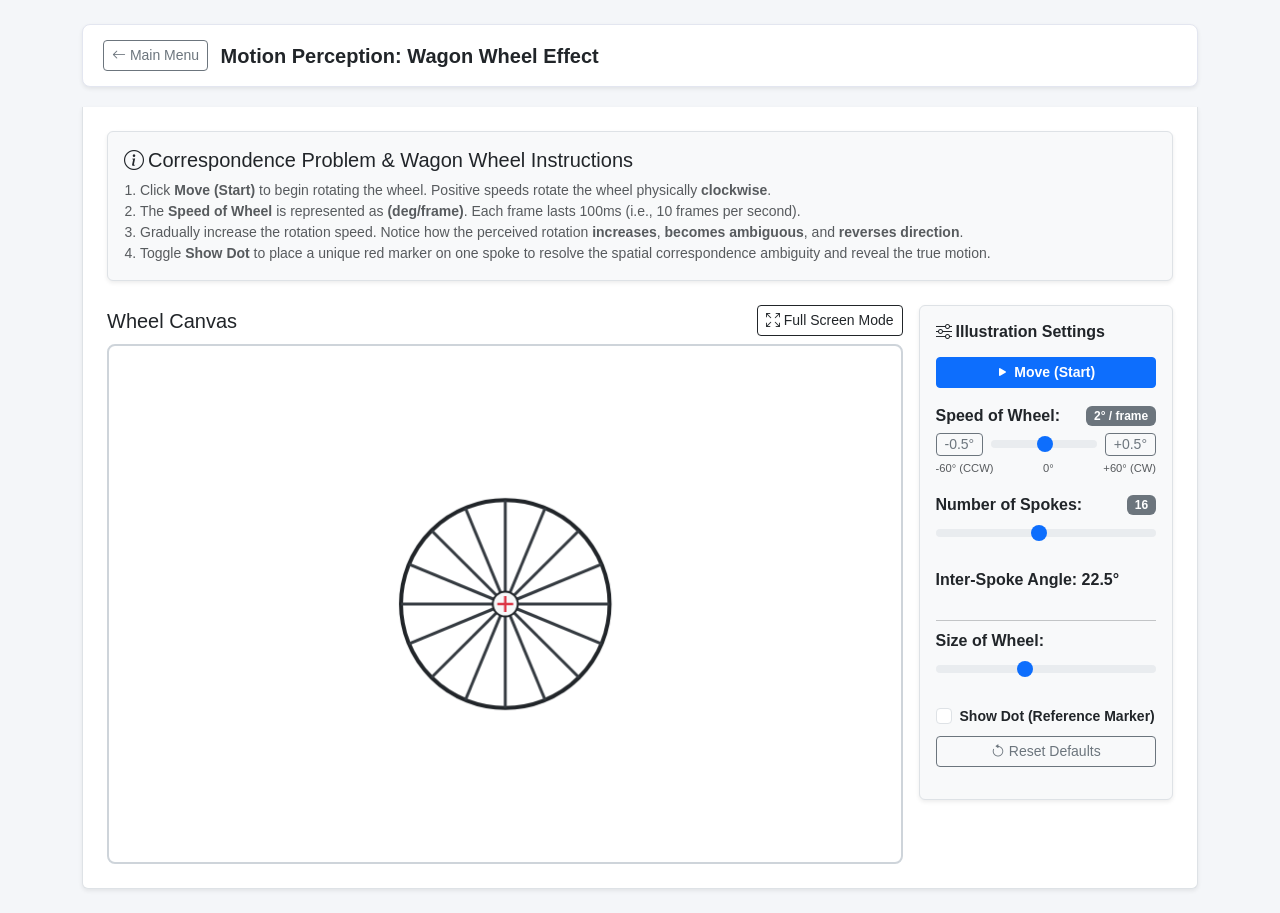
<file: experiments/motion.html>
<!DOCTYPE html>
<html lang="en">

<head>
  <meta charset="UTF-8">
  <meta name="viewport" content="width=device-width, initial-scale=1.0">
  <title>Motion Perception - Wagon Wheel Illusion</title>
  <!-- Bootstrap 5 CSS & Icons -->
  <link href="https://cdn.jsdelivr.net/npm/bootstrap@5.3.0/dist/css/bootstrap.min.css" rel="stylesheet">
  <link rel="stylesheet" href="https://cdn.jsdelivr.net/npm/bootstrap-icons@1.10.5/font/bootstrap-icons.css">
  <!-- Shared Styles -->
  <link rel="stylesheet" href="../assets/css/custom.css">
  <style>
    .wheel-canvas-wrapper {
      position: relative;
      width: 100%;
      height: 520px;
      background-color: #ffffff;
      border: 2px solid #ced4da;
      border-radius: 8px;
      overflow: hidden;
      display: flex;
      align-items: center;
      justify-content: center;
    }

    #wagonWheelCanvas {
      display: block;
      width: 100%;
      height: 100%;
    }

    .theory-card {
      border-left: 4px solid #0d6efd;
    }
  </style>
</head>

<body>

  <div class="container my-4">
    <!-- Shared Navigation Banner -->
    <div class="top-banner shadow-sm">
      <div class="row align-items-center">
        <div class="col-lg-6 mb-2 mb-lg-0">
          <a href="../index.html" class="btn btn-outline-secondary btn-sm me-2">
            <i class="bi bi-arrow-left"></i> Main Menu
          </a>
          <span class="fs-5 fw-bold text-dark align-middle">Motion Perception: Wagon Wheel Effect</span>
        </div>
        
      </div>
    </div>

    <!-- Navigation Tabs -->
    <ul hidden class="nav nav-tabs" id="labTabs" role="tablist">
      <li class="nav-item" role="presentation">
        <button class="nav-link active" id="illustration-tab" data-bs-toggle="tab" data-bs-target="#illustrationPane" type="button" role="tab">
          1. Wagon Wheel Illustration
        </button>
      </li>
      <li class="nav-item" role="presentation">
        <button class="nav-link" id="logs-tab" data-bs-toggle="tab" data-bs-target="#logsPane" type="button" role="tab">
          2. Observation Log
        </button>
      </li>
    </ul>

    <div class="tab-content bg-white border border-top-0 p-4 rounded-bottom shadow-sm" id="labTabsContent">
      <!-- TAB 1: WAGON WHEEL ILLUSTRATION -->
      <div class="tab-pane fade show active" id="illustrationPane" role="tabpanel">

        <!-- Full-Width Instructions at Top -->
        <div class="bg-light p-3 rounded mb-4 border shadow-sm">
          <h5 class="mb-2"><i class="bi bi-info-circle me-1"></i>Correspondence Problem & Wagon Wheel Instructions</h5>
          <ol class="small text-muted mb-0 ps-3">
            <li>Click <strong>Move (Start)</strong> to begin rotating the wheel. Positive speeds rotate the wheel physically <strong>clockwise</strong>.</li>
            <li>The <strong>Speed of Wheel</strong> is represented as <strong>(deg/frame)</strong>. Each frame lasts 100ms (i.e., 10 frames per second). </li>
            <li>Gradually increase the rotation speed. Notice how the perceived rotation <strong>increases</strong>, <strong>becomes ambiguous</strong>, and <strong>reverses direction</strong>.</li>
            <li>Toggle <strong>Show Dot</strong> to place a unique red marker on one spoke to resolve the spatial correspondence ambiguity and reveal the true motion.</li>
          </ol>
        </div>

        <!-- Main Row: Canvas on Left, Controls on Right -->
        <div class="row g-3">
          <!-- Canvas Side -->
          <div class="col-md-8 col-lg-9">
            <div class="d-flex justify-content-between align-items-center mb-2">
              <h5 class="m-0">  Wheel Canvas</h5>
              <button id="btnFullscreen" class="btn btn-outline-dark btn-sm">
                <i class="bi bi-arrows-fullscreen me-1"></i>Full Screen Mode
              </button>
            </div>

            <div id="canvasWrapper" class="wheel-canvas-wrapper">
              <canvas id="wagonWheelCanvas"></canvas>
            </div>

            
          </div>

          <!-- Controls Side  -->
          <div class="col-md-4 col-lg-3">
            <div class="card p-3 shadow-sm bg-light border">
              <h5 class="mb-3 fs-6 fw-bold"><i class="bi bi-sliders me-1"></i>Illustration Settings</h5>

              <!-- 1. Move (Start / Stop) -->
              <div class="mb-3">
                <button id="btnMove" class="btn btn-primary btn-sm w-100 fw-semibold">
                  <i class="bi bi-play-fill me-1"></i>Move (Start)
                </button>
              </div>

              <!-- 2. Speed of Wheel -->
              <div class="mb-3">
                <div class="d-flex justify-content-between align-items-center mb-1">
                  <label for="sliderSpeed" class="form-label form-label-sm mb-0 fw-semibold">Speed of Wheel:</label>
                  <span id="lblSpeed" class="badge bg-secondary">2° / frame</span>
                </div>
                <div class="d-flex align-items-center gap-2">
                  <button type="button" id="btnSpeedDec" class="btn btn-outline-secondary btn-sm px-2 py-0 text-nowrap" title="Decrease by 0.5°">-0.5°</button>
                  <input type="range" id="sliderSpeed" class="form-range" min="-60" max="60" step="0.5" value="2">
                  <button type="button" id="btnSpeedInc" class="btn btn-outline-secondary btn-sm px-2 py-0 text-nowrap" title="Increase by 0.5°">+0.5°</button>
                </div>
                <div class="d-flex justify-content-between text-muted mt-1" style="font-size: 0.7rem;">
                  <span>-60° (CCW)</span>
                  <span>0°</span>
                  <span>+60° (CW)</span>
                </div>
              </div>
              
              <!-- 3. Number of Spokes -->
              <div class="mb-3">
                <div class="d-flex justify-content-between align-items-center mb-1">
                  <label for="sliderSpokes" class="form-label form-label-sm mb-0 fw-semibold">Number of Spokes:</label>
                  <span id="lblSpokes" class="badge bg-secondary">16</span>
                </div>
                <input type="range" id="sliderSpokes" class="form-range" min="2" max="32" step="1" value="16">
              </div>

              <div class="mb-3">
                <div class="d-flex justify-content-between align-items-center mb-1">
                  <label class="form-label form-label-sm mb-0 fw-semibold">Inter-Spoke Angle: <strong id="readoutSpokeAngle" class="fs-6 text-dark">45.0°</strong></label>
                </div>
              </div>

              <hr class="my-2">



              <!-- 4. Show Flicker (default: show flicker) -->
              <div hidden class="form-check mb-3">
                <input class="form-check-input" type="checkbox" id="chkShowFlicker" unchecked>
                <label class="form-check-label small fw-semibold" for="chkShowFlicker">Show Flicker (When Moving)</label>
              </div>

              <!-- 5. Size of Wheel -->
              <div class="mb-3">
                <div class="d-flex justify-content-between align-items-center mb-1">
                  <label for="sliderSize" class="form-label form-label-sm mb-0 fw-semibold">Size of Wheel:</label>
                  <span hidden id="lblSize" class="badge bg-secondary">6.0°</span>
                </div>
                <input type="range" id="sliderSize" class="form-range" min="2" max="12" step="0.5" value="6">
              </div>

              <!-- 6. Show Dot (default: hide) -->
              <div class="form-check mb-2">
                <input class="form-check-input" type="checkbox" id="chkShowDot">
                <label class="form-check-label small fw-semibold" for="chkShowDot">Show Dot (Reference Marker)</label>
              </div>

              <!-- 7. Reset -->
              <button id="btnReset" class="btn btn-outline-secondary btn-sm w-100 mb-3">
                <i class="bi bi-arrow-counterclockwise me-1"></i>Reset Defaults
              </button>

              <!-- Optional Student Observation Logging -->
              <div hidden class="card p-2 bg-white border">
                <label for="selectPerceived" class="form-label form-label-sm fw-bold mb-1">Log Perceived Motion:</label>
                <select id="selectPerceived" class="form-select form-select-sm mb-2">
                  <option value="Forward (Clockwise)">Forward (Clockwise)</option>
                  <option value="Reversed (Counter-Clockwise / Wagon Wheel)">Reversed (Counter-Clockwise)</option>
                  <option value="Ambiguous / Oscillating">Ambiguous / Oscillating</option>
                  <option value="Stationary / Frozen">Stationary / Frozen</option>
                </select>
                <button id="btnRecordObs" class="btn btn-success btn-sm w-100">
                  <i class="bi bi-plus-circle me-1"></i>Record Observation
                </button>
              </div>
              
              
            
              
            </div>
          </div>
        </div>

      </div>

      <!-- TAB 2: OBSERVATION LOGS -->
      <div hidden class="tab-pane fade" id="logsPane" role="tabpanel">
        <div class="d-flex justify-content-between align-items-center mb-3">
          <h4 class="m-0">Wagon Wheel Motion Observations</h4>
          <button class="btn btn-sm btn-outline-success" id="btnExportCSV">
            <i class="bi bi-download me-1"></i>Export CSV
          </button>
        </div>
        <div class="table-responsive">
          <table class="table table-striped table-bordered" id="tableMotionLogs">
            <thead>
              <tr>
                <th>Obs ID</th>
                <th>Timestamp</th>
                <th>Spokes</th>
                <th>Inter-Spoke Angle</th>
                <th>Speed (deg/frame)</th>
                <th>Wheel Size (deg)</th>
                <th>Show Dot</th>
                <th>Show Flicker</th>
                <th>Reported Percept</th>
              </tr>
            </thead>
            <tbody></tbody>
          </table>
        </div>
      </div>
    </div>
  </div>

  <!-- Screen Calibration Modal -->
  <div class="modal fade" id="calibrationModal" tabindex="-1" aria-hidden="true">
    <div class="modal-dialog">
      <div class="modal-content">
        <div class="modal-header">
          <h5 class="modal-title">Screen Calibration</h5>
          <button type="button" class="btn-close" data-bs-dismiss="modal" aria-label="Close"></button>
        </div>
        <div class="modal-body">
          <p>Place a standard physical credit card against your screen.</p>
          <p>Adjust slider until the blue box matches the physical width of your card.</p>
          <label class="form-label">Card Width on Screen (pixels):</label>
          <input type="range" id="calibSlider" class="form-range" min="150" max="600" value="300">
          <div id="cardBox" class="calib-card" style="width: 300px;">Align Credit Card Here</div>
          <div class="mt-3">
            <label class="form-label">Viewing Distance (cm):</label>
            <input type="number" id="calibViewDist" class="form-control" value="57" min="20" max="200">
          </div>
        </div>
        <div class="modal-footer">
          <button type="button" class="btn btn-secondary" data-bs-dismiss="modal">Cancel</button>
          <button type="button" class="btn btn-success" id="btnSaveCalib">Save Calibration</button>
        </div>
      </div>
    </div>
  </div>

  <!-- Scripts -->
  <script src="https://cdn.jsdelivr.net/npm/bootstrap@5.3.0/dist/js/bootstrap.bundle.min.js"></script>
  <script src="../assets/js/lab-utils.js"></script>
  <script>
    // Default parameters
    const DEFAULTS = {
      isMoving: false,
      speedDeg: 2,
      showDot: false,
      showFlicker: false,
      sizeDeg: 6,
      numSpokes: 16,
      frameIntervalMs: 100 // 10 Hz stroboscopic sampling rate
    };

    const state = {
      isMoving: DEFAULTS.isMoving,
      speedDeg: DEFAULTS.speedDeg,
      showDot: DEFAULTS.showDot,
      showFlicker: DEFAULTS.showFlicker,
      sizeDeg: DEFAULTS.sizeDeg,
      numSpokes: DEFAULTS.numSpokes,
      currentAngleDeg: 0,
      isBlankPhase: false,
      logs: [],
      logCounter: 0
    };

    let stepTimer = null;
    let flickerTimer = null;

    // DOM Elements
    const calibSlider = document.getElementById('calibSlider');
    const cardBox = document.getElementById('cardBox');
    const calibViewDist = document.getElementById('calibViewDist');
    const calibBadge = document.getElementById('calibBadge');
    const calibModalEl = document.getElementById('calibrationModal');

    const canvasWrapper = document.getElementById('canvasWrapper');
    const canvas = document.getElementById('wagonWheelCanvas');
    const ctx = canvas.getContext('2d');

    const btnMove = document.getElementById('btnMove');
    const sliderSpeed = document.getElementById('sliderSpeed');
    const lblSpeed = document.getElementById('lblSpeed');
    const chkShowDot = document.getElementById('chkShowDot');
    const chkShowFlicker = document.getElementById('chkShowFlicker');
    const sliderSize = document.getElementById('sliderSize');
    const lblSize = document.getElementById('lblSize');
    const sliderSpokes = document.getElementById('sliderSpokes');
    const lblSpokes = document.getElementById('lblSpokes');

    const readoutSpokeAngle = document.getElementById('readoutSpokeAngle');
    
    // Load Shared Calibration
    LabUtils.loadCalibration(calibSlider, cardBox, calibViewDist, calibBadge);
    calibSlider.addEventListener('input', () => { cardBox.style.width = calibSlider.value + 'px'; });
    document.getElementById('btnSaveCalib').addEventListener('click', () => {
      LabUtils.saveCalibration(calibSlider, calibViewDist, calibBadge, calibModalEl);
      drawWheel();
    });

    // Resize canvas crisply for High-DPI screens
    function resizeCanvas() {
      const rect = canvasWrapper.getBoundingClientRect();
      const dpr = window.devicePixelRatio || 1;
      canvas.width = rect.width * dpr;
      canvas.height = rect.height * dpr;
      ctx.setTransform(dpr, 0, 0, dpr, 0, 0);
      drawWheel();
    }
    window.addEventListener('resize', resizeCanvas);
    document.addEventListener('fullscreenchange', resizeCanvas);

    // Full Screen toggle
    document.getElementById('btnFullscreen').addEventListener('click', () => {
      if (!document.fullscreenElement) {
        canvasWrapper.requestFullscreen().catch(() => {});
      } else {
        document.exitFullscreen();
      }
    });

    // Compute nearest-neighbor correspondence step
    function updateTelemetry() {
      const spokeSpacing = 360 / state.numSpokes;
      const delta = state.speedDeg;

      readoutSpokeAngle.textContent = `${spokeSpacing.toFixed(1)}°`;
      
    }

    // Draw Wagon Wheel Stimulus
    function drawWheel() {
      const rect = canvasWrapper.getBoundingClientRect();
      const width = rect.width;
      const height = rect.height;
      const cx = width / 2;
      const cy = height / 2;

      ctx.clearRect(0, 0, width, height);

      // Draw wheel only if not in blank flicker phase
      if (!state.isBlankPhase) {
        const diameterPx = Math.max(40, Math.abs(LabUtils.degToPx(state.sizeDeg)));
        const radius = diameterPx / 2;
        const baseRad = (state.currentAngleDeg * Math.PI) / 180;

        // Outer rim
        ctx.beginPath();
        ctx.arc(cx, cy, radius, 0, 2 * Math.PI);
        ctx.lineWidth = 4;
        ctx.strokeStyle = '#212529';
        ctx.stroke();

        // Radial spokes
        ctx.lineWidth = 3;
        ctx.strokeStyle = '#343a40';
        for (let i = 0; i < state.numSpokes; i++) {
          const angle = baseRad + (i * 2 * Math.PI) / state.numSpokes;
          ctx.beginPath();
          ctx.moveTo(cx, cy);
          ctx.lineTo(cx + radius * Math.cos(angle), cy + radius * Math.sin(angle));
          ctx.stroke();
        }

        // Central hub
        ctx.beginPath();
        ctx.arc(cx, cy, Math.max(12, radius * 0.12), 0, 2 * Math.PI);
        ctx.fillStyle = '#f8f9fa';
        ctx.fill();
        ctx.lineWidth = 2;
        ctx.strokeStyle = '#212529';
        ctx.stroke();

        // Optional Reference Red Dot on Spoke 0 outer rim
        if (state.showDot) {
          const dotX = cx + radius * Math.cos(baseRad);
          const dotY = cy + radius * Math.sin(baseRad);
          ctx.beginPath();
          ctx.arc(dotX, dotY, Math.max(6, radius * 0.075), 0, 2 * Math.PI);
          ctx.fillStyle = '#dc3545';
          ctx.fill();
          ctx.lineWidth = 1.5;
          ctx.strokeStyle = '#ffffff';
          ctx.stroke();
        }
      }

      // Always draw central red fixation cross (+)
      ctx.strokeStyle = '#dc3545';
      ctx.lineWidth = 2.5;
      const crossHalf = 8;
      ctx.beginPath();
      ctx.moveTo(cx - crossHalf, cy);
      ctx.lineTo(cx + crossHalf, cy);
      ctx.moveTo(cx, cy - crossHalf);
      ctx.lineTo(cx, cy + crossHalf);
      ctx.stroke();
    }

    // Animation Step Loop
    function stopAnimation() {
      clearInterval(stepTimer);
      clearTimeout(flickerTimer);
      stepTimer = null;
      flickerTimer = null;
      state.isBlankPhase = false;
      drawWheel();
    }

    function startAnimation() {
      stopAnimation();
      const runStep = () => {
        state.currentAngleDeg = (state.currentAngleDeg + state.speedDeg) % 360;
        state.isBlankPhase = false;
        drawWheel();

        // Flicker only occurs while moving
        if (state.isMoving && state.showFlicker) {
          flickerTimer = setTimeout(() => {
            if (state.isMoving && state.showFlicker) {
              state.isBlankPhase = true;
              drawWheel();
            }
          }, DEFAULTS.frameIntervalMs * 0.5);
        }
      };

      runStep();
      stepTimer = setInterval(runStep, DEFAULTS.frameIntervalMs);
    }

    // Event Listeners
    btnMove.addEventListener('click', () => {
      state.isMoving = !state.isMoving;
      if (state.isMoving) {
        btnMove.className = 'btn btn-danger btn-sm w-100 fw-semibold';
        btnMove.innerHTML = '<i class="bi bi-stop-fill me-1"></i>Move (Stop)';
        startAnimation();
      } else {
        btnMove.className = 'btn btn-primary btn-sm w-100 fw-semibold';
        btnMove.innerHTML = '<i class="bi bi-play-fill me-1"></i>Move (Start)';
        stopAnimation();
      }
    });

    function updateSpeed(newSpeed) {
      const clamped = Math.max(-60, Math.min(60, Math.round(newSpeed * 10) / 10));
      state.speedDeg = clamped;
      sliderSpeed.value = clamped;
      lblSpeed.textContent = `${clamped}° / frame`;
      updateTelemetry();
    }

    sliderSpeed.addEventListener('input', () => {
      updateSpeed(parseFloat(sliderSpeed.value));
    });

    document.getElementById('btnSpeedDec').addEventListener('click', () => {
      updateSpeed(state.speedDeg - 0.5);
    });

    document.getElementById('btnSpeedInc').addEventListener('click', () => {
      updateSpeed(state.speedDeg + 0.5);
    });

    chkShowDot.addEventListener('change', () => {
      state.showDot = chkShowDot.checked;
      drawWheel();
    });

    chkShowFlicker.addEventListener('change', () => {
      state.showFlicker = chkShowFlicker.checked;
      if (!state.showFlicker) {
        state.isBlankPhase = false;
        drawWheel();
      }
    });

    sliderSize.addEventListener('input', () => {
      state.sizeDeg = parseFloat(sliderSize.value);
      lblSize.textContent = `${state.sizeDeg.toFixed(1)}°`;
      drawWheel();
    });

    sliderSpokes.addEventListener('input', () => {
      state.numSpokes = parseInt(sliderSpokes.value, 10);
      lblSpokes.textContent = state.numSpokes;
      updateTelemetry();
      drawWheel();
    });

    document.getElementById('btnReset').addEventListener('click', () => {
      state.isMoving = DEFAULTS.isMoving;
      state.speedDeg = DEFAULTS.speedDeg;
      state.showDot = DEFAULTS.showDot;
      state.showFlicker = DEFAULTS.showFlicker;
      state.sizeDeg = DEFAULTS.sizeDeg;
      state.numSpokes = DEFAULTS.numSpokes;
      state.currentAngleDeg = 0;

      btnMove.className = 'btn btn-primary btn-sm w-100 fw-semibold';
      btnMove.innerHTML = '<i class="bi bi-play-fill me-1"></i>Move (Start)';
      sliderSpeed.value = DEFAULTS.speedDeg;
      lblSpeed.textContent = `${DEFAULTS.speedDeg}° / frame`;
      chkShowDot.checked = DEFAULTS.showDot;
      chkShowFlicker.checked = DEFAULTS.showFlicker;
      sliderSize.value = DEFAULTS.sizeDeg;
      lblSize.textContent = `${DEFAULTS.sizeDeg.toFixed(1)}°`;
      sliderSpokes.value = DEFAULTS.numSpokes;
      lblSpokes.textContent = DEFAULTS.numSpokes;

      stopAnimation();
      updateTelemetry();
      drawWheel();
    });

    // Observation Logging & CSV Export
    document.getElementById('btnRecordObs').addEventListener('click', () => {
      state.logCounter++;
      const spokeSpacing = (360 / state.numSpokes).toFixed(1);
      state.logs.push({
        id: state.logCounter,
        time: new Date().toLocaleTimeString(),
        spokes: state.numSpokes,
        spokeSpacing,
        speed: state.speedDeg,
        size: state.sizeDeg.toFixed(1),
        dot: state.showDot ? 'Shown' : 'Hidden',
        flicker: state.showFlicker ? 'On' : 'Off',
        percept: document.getElementById('selectPerceived').value
      });
      updateLogTable();
    });

    function updateLogTable() {
      const tbody = document.querySelector('#tableMotionLogs tbody');
      tbody.innerHTML = state.logs.map(l => `
        <tr>
          <td>${l.id}</td>
          <td>${l.time}</td>
          <td>${l.spokes}</td>
          <td>${l.spokeSpacing}°</td>
          <td>${l.speed}°</td>
          <td>${l.size}°</td>
          <td>${l.dot}</td>
          <td>${l.flicker}</td>
          <td><strong>${l.percept}</strong></td>
        </tr>
      `).join('');
    }

    document.getElementById('btnExportCSV').addEventListener('click', () => {
      if (state.logs.length === 0) return alert('No observations logged yet.');
      let csv = 'Obs_ID,Timestamp,Spokes,Inter_Spoke_Angle_deg,Speed_deg_per_frame,Wheel_Size_deg,Show_Dot,Show_Flicker,Reported_Percept\n';
      state.logs.forEach(l => {
        csv += `${l.id},"${l.time}",${l.spokes},${l.spokeSpacing},${l.speed},${l.size},"${l.dot}","${l.flicker}","${l.percept}"\n`;
      });
      LabUtils.downloadCSV(`wagon_wheel_observations_${Date.now()}.csv`, csv);
    });

    // Initial Render
    updateTelemetry();
    resizeCanvas();
  </script>
</body>

</html>
</file>
<file: assets/css/custom.css>
/* General Layout & Typography */
body {
  background-color: #f4f6f9;
  font-family: -apple-system, BlinkMacSystemFont, "Segoe UI", Roboto, sans-serif;
}

/* Header & Banner Styles */
.hero-banner {
  background: linear-gradient(135deg, #0d6efd 0%, #0a58ca 100%);
  color: white;
  padding: 40px 20px;
  border-radius: 12px;
  margin-bottom: 30px;
}

.top-banner {
  background-color: #ffffff;
  padding: 15px 20px;
  border-radius: 8px;
  margin-bottom: 20px;
  border: 1px solid #e3e6f0;
}

/* Experiment Cards (index.html) */
.experiment-card {
  transition: transform 0.2s ease, box-shadow 0.2s ease;
  border: 1px solid #e3e6f0;
}

.experiment-card:hover {
  transform: translateY(-4px);
  box-shadow: 0 0.5rem 1rem rgba(0, 0, 0, 0.15) !important;
}

.badge-topic {
  font-size: 0.75rem;
  letter-spacing: 0.5px;
  text-transform: uppercase;
}

/* Psychophysics Canvas & Stimuli */
.stimulus-canvas {
  position: relative;
  width: 100%;
  height: 520px;
  background-color: #ffffff;
  border: 2px solid #ced4da;
  border-radius: 8px;
  overflow: hidden;
}

.fixation-cross {
  position: absolute;
  font-size: 32px;
  font-weight: bold;
  color: #dc3545;
  transform: translate(-50%, -50%);
  user-select: none;
  display: flex;
  align-items: center;
  justify-content: center;
  line-height: 1;
  width: 40px;
  height: 40px;
}

.letter-stimulus {
  position: absolute;
  font-family: 'Courier New', Courier, monospace;
  font-weight: bold;
  color: #000000;
  line-height: 1;
  text-align: center;
  transform: translate(-50%, -50%);
  user-select: none;
  display: flex;
  align-items: center;
  justify-content: center;
}

.probe-dot {
  position: absolute;
  background-color: #000000;
  border-radius: 50%;
  transform: translate(-50%, -50%);
  user-select: none;
  transition: all 0.03s ease-out;
}

.bs-point {
  position: absolute;
  width: 8px;
  height: 8px;
  background-color: #dc3545;
  border-radius: 50%;
  transform: translate(-50%, -50%);
  user-select: none;
}

/* Calibration Modal Widget */
.calib-card {
  background-color: #0d6efd;
  height: 120px;
  border-radius: 6px;
  margin: 15px auto;
  color: white;
  display: flex;
  align-items: center;
  justify-content: center;
  font-weight: bold;
}
</file>
